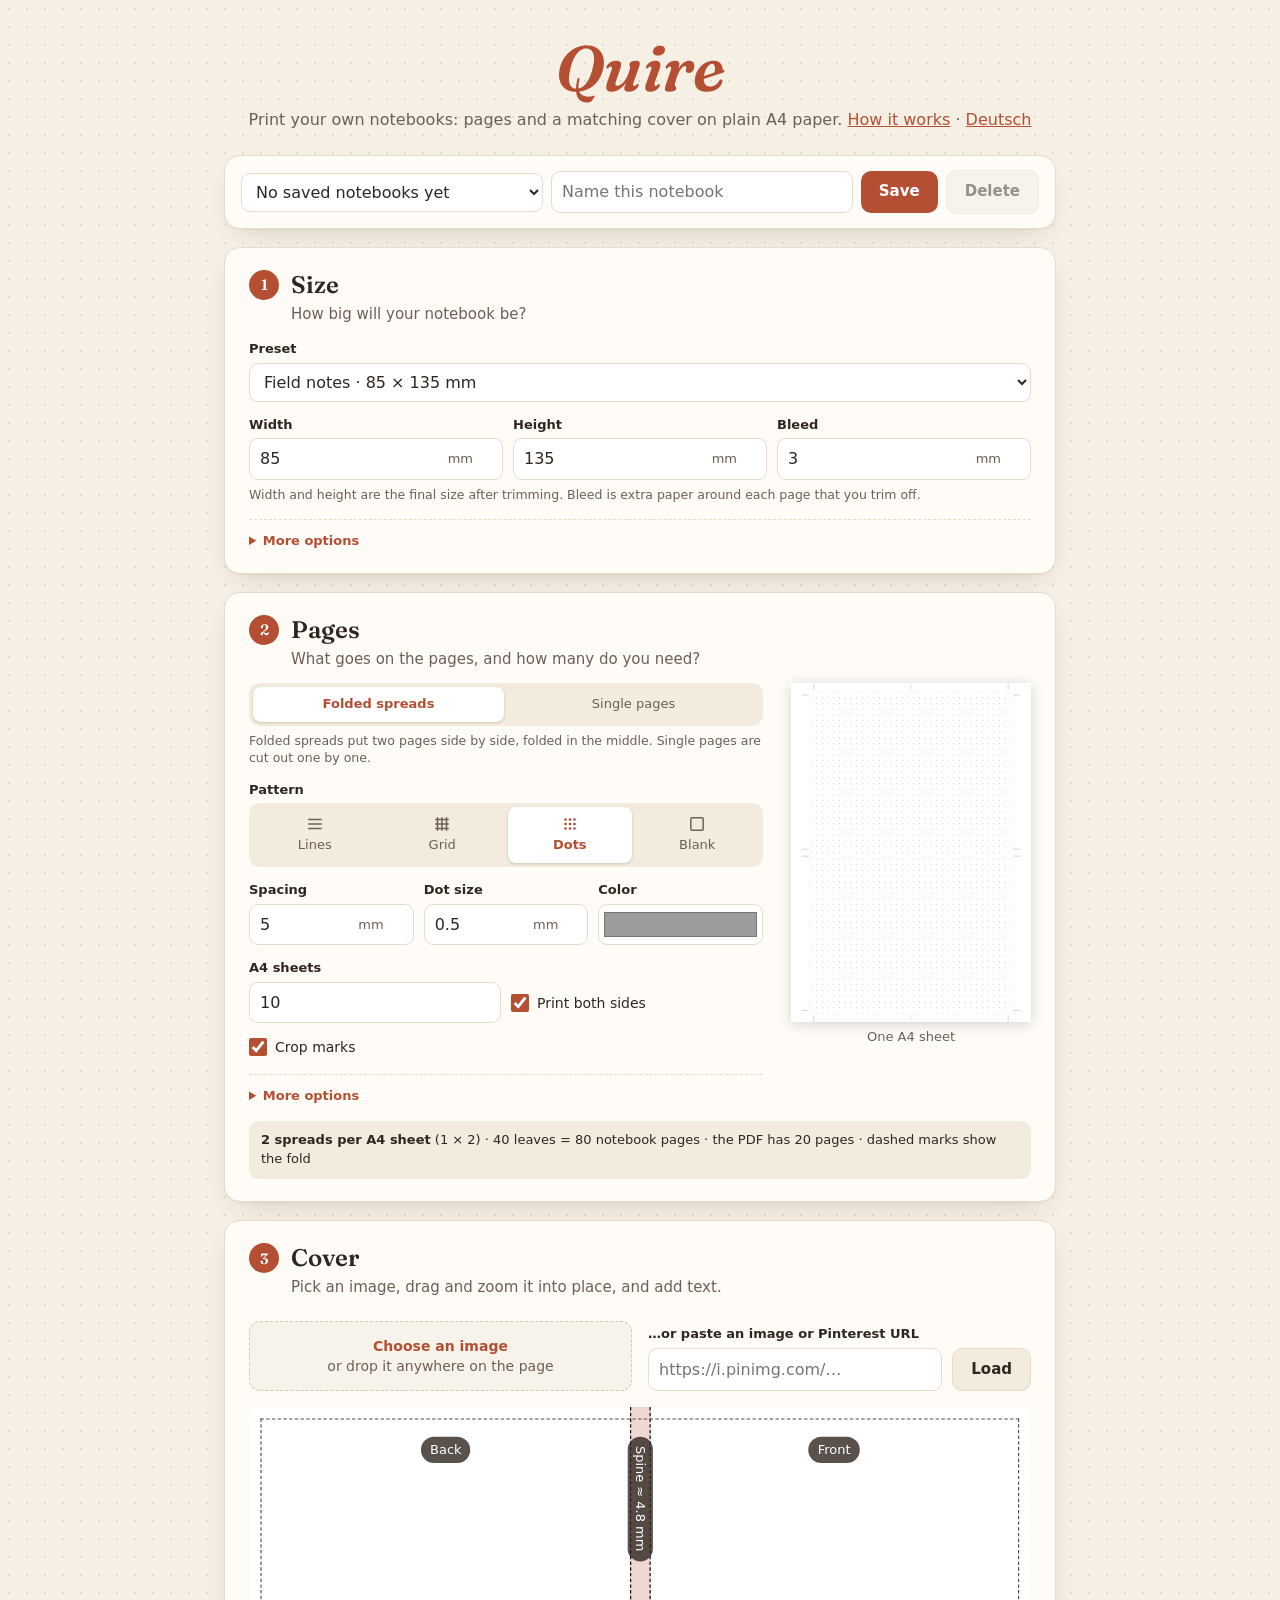
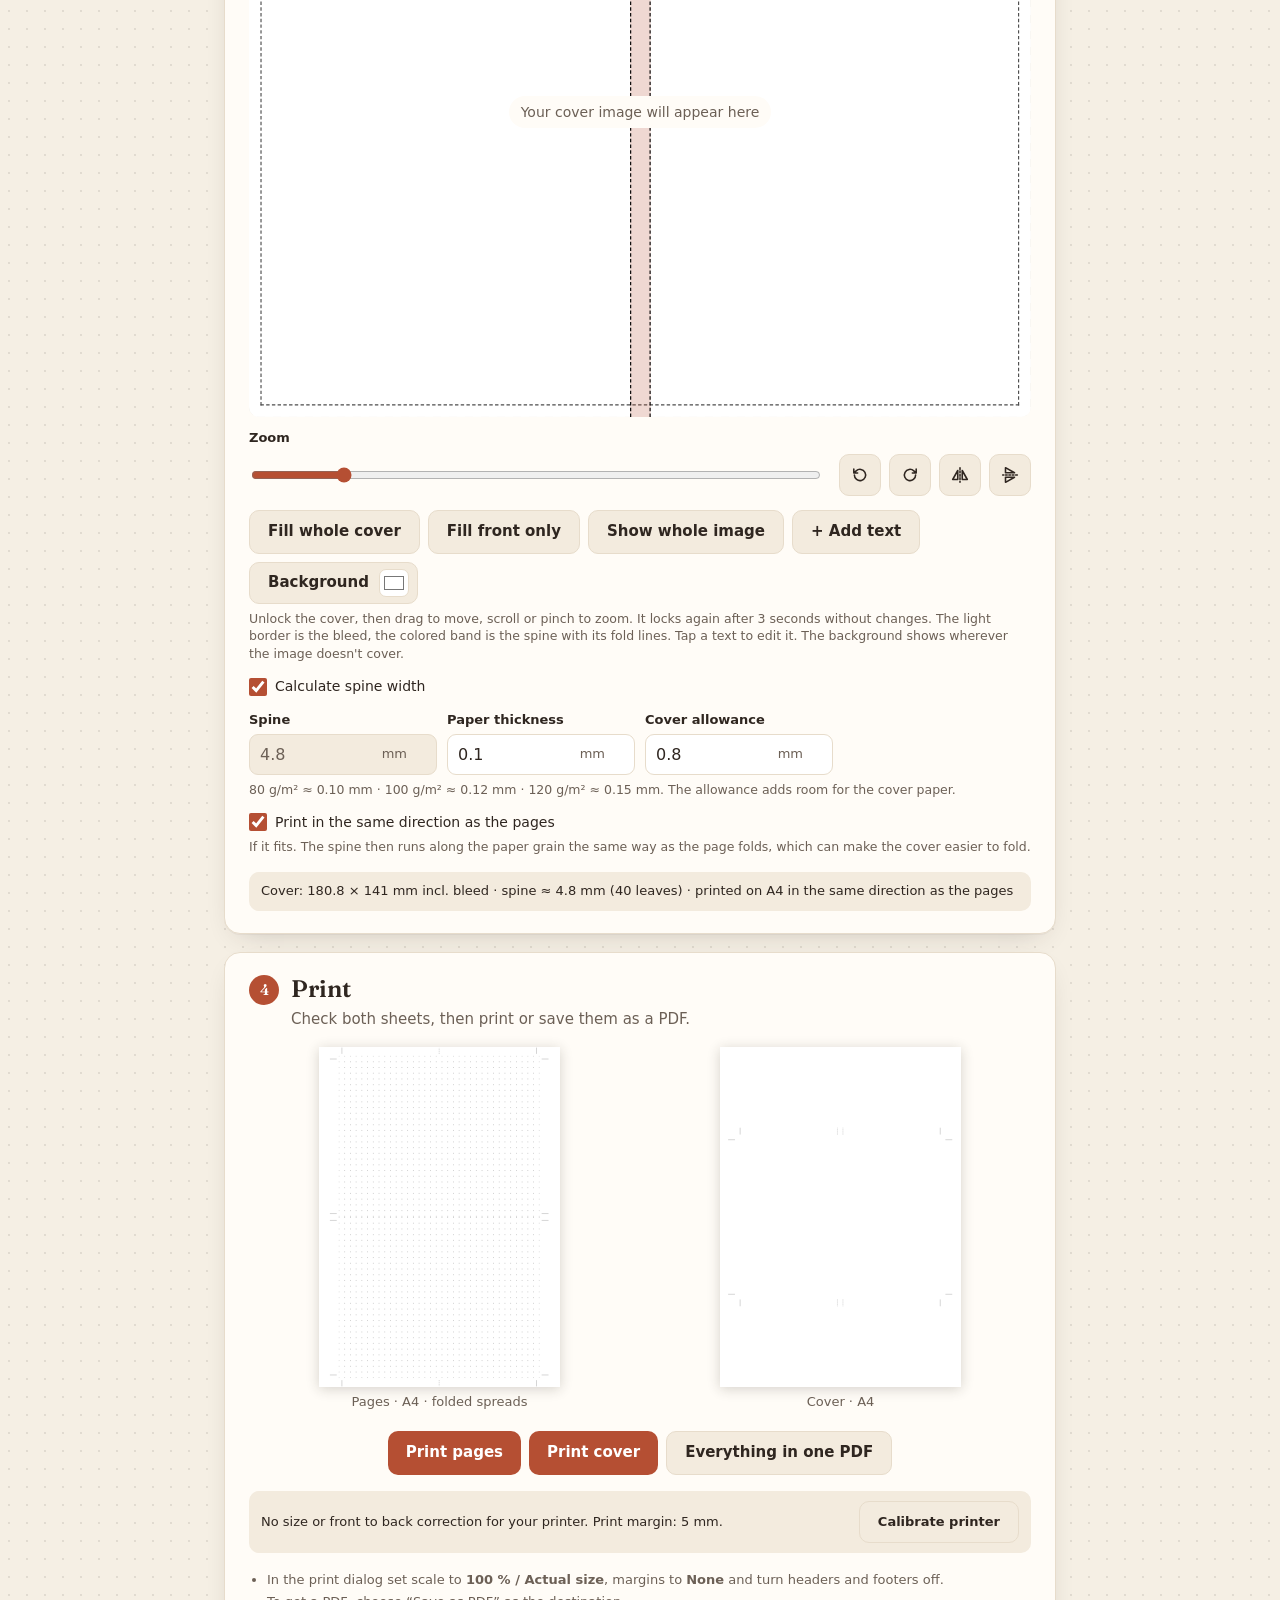
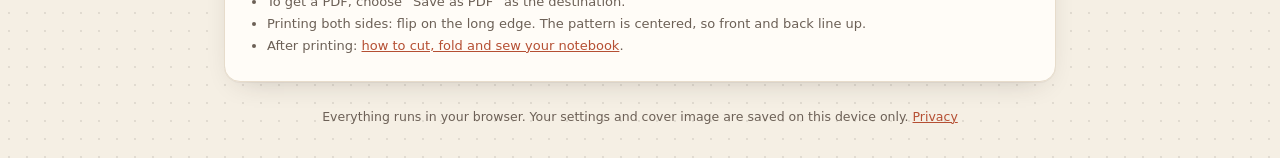
<file: index.html>
<!DOCTYPE html>
<html lang="en">
<head>
<meta charset="utf-8">
<meta name="viewport" content="width=device-width,initial-scale=1">
<title>Quire – Print your own notebooks on A4 paper</title>
<meta name="description" content="Free notebook maker in your browser: print dot grid, lined or grid pages and a matching cover with spine on plain A4 paper. No login, nothing to install.">
<link rel="canonical" href="https://quirelet.de/">
<link rel="alternate" hreflang="en" href="https://quirelet.de/">
<link rel="alternate" hreflang="de" href="https://quirelet.de/de/">
<link rel="alternate" hreflang="x-default" href="https://quirelet.de/">
<meta property="og:type" content="website">
<meta property="og:site_name" content="Quire">
<meta property="og:title" content="Quire – Print your own notebooks on A4 paper">
<meta property="og:description" content="Free notebook maker in your browser: print dot grid, lined or grid pages and a matching cover with spine on plain A4 paper. No login, nothing to install.">
<meta property="og:url" content="https://quirelet.de/">
<meta property="og:image" content="https://quirelet.de/og.png">
<meta property="og:image:width" content="1200">
<meta property="og:image:height" content="630">
<meta property="og:image:alt" content="Quire: print your own notebooks">
<meta name="twitter:card" content="summary_large_image">
<script type="application/ld+json">
{"@context": "https://schema.org", "@graph": [
  {"@type": "WebSite", "name": "Quire", "alternateName": ["Quirelet", "quirelet.de"], "url": "https://quirelet.de/"},
  {"@type": "WebApplication", "name": "Quire", "url": "https://quirelet.de/", "description": "Free notebook maker in your browser: print dot grid, lined or grid pages and a matching cover with spine on plain A4 paper. No login, nothing to install.", "image": "https://quirelet.de/og.png",
    "applicationCategory": "DesignApplication", "operatingSystem": "Any", "isAccessibleForFree": true, "offers": {"@type": "Offer", "price": "0", "priceCurrency": "EUR"}}
]}
</script>
<link rel="icon" href="logo.svg" type="image/svg+xml">
<link rel="stylesheet" href="style.css">
</head>
<body class="app">
<header class="top">
  <h1>Quire</h1>
  <p>Print your own notebooks: pages and a matching cover on plain A4 paper. <a href="how-it-works.html">How it works</a> · <a href="de/index.html" lang="de" hreflang="de">Deutsch</a></p>
</header>

<main class="steps">
  <section class="panel bar">
    <select id="cfg" aria-label="Saved notebooks"></select>
    <input type="text" id="cfgName" placeholder="Name this notebook" aria-label="Notebook name">
    <button class="btn" id="cfgSave">Save</button>
    <button class="btn sec" id="cfgDel">Delete</button>
    <div class="msg" id="cfgMsg"></div>
  </section>

  <section class="panel">
    <h2><span class="num">1</span>Size</h2>
    <p class="sub">How big will your notebook be?</p>
    <div class="field">
      <label for="preset">Preset</label>
      <select id="preset">
        <option value="105x148">A6 · 105 × 148 mm</option>
        <option value="125x176">B6 · 125 × 176 mm</option>
        <option value="90x140">Pocket · 90 × 140 mm</option>
        <option value="85x135">Field notes · 85 × 135 mm</option>
        <option value="custom">Custom size</option>
      </select>
    </div>
    <div class="row3">
      <div class="field"><label for="w">Width</label><div class="inp"><input type="number" id="w" step="1" min="20"><span>mm</span></div></div>
      <div class="field"><label for="h">Height</label><div class="inp"><input type="number" id="h" step="1" min="20"><span>mm</span></div></div>
      <div class="field"><label for="bleed">Bleed</label><div class="inp"><input type="number" id="bleed" step="0.5" min="0"><span>mm</span></div></div>
    </div>
    <p class="hint">Width and height are the final size after trimming. Bleed is extra paper around each page that you trim off.</p>
    <details class="more">
      <summary>More options</summary>
      <div class="field narrow"><label for="gap">Gap between pages</label><div class="inp"><input type="number" id="gap" step="0.5" min="0"><span>mm</span></div></div>
      <p class="hint">Space between pages on the sheet. With bleed, 0 is fine.</p>
    </details>
  </section>

  <section class="panel">
    <h2><span class="num">2</span>Pages</h2>
    <p class="sub">What goes on the pages, and how many do you need?</p>
    <div class="split">
      <div>
        <div class="seg two" id="mode">
          <button data-v="fold">Folded spreads</button><button data-v="single">Single pages</button>
        </div>
        <p class="hint">Folded spreads put two pages side by side, folded in the middle. Single pages are cut out one by one.</p>
        <label class="lbl">Pattern</label>
        <div class="seg" id="pattern">
          <button data-v="lines"><svg viewBox="0 0 16 16"><path d="M2 4h12M2 8h12M2 12h12"/></svg>Lines</button>
          <button data-v="grid"><svg viewBox="0 0 16 16"><path d="M2 4h12M2 8h12M2 12h12M4 2v12M8 2v12M12 2v12"/></svg>Grid</button>
          <button data-v="dots"><svg viewBox="0 0 16 16"><path d="M4 4h.01M8 4h.01M12 4h.01M4 8h.01M8 8h.01M12 8h.01M4 12h.01M8 12h.01M12 12h.01" stroke-width="2.4" stroke-linecap="round"/></svg>Dots</button>
          <button data-v="blank"><svg viewBox="0 0 16 16"><rect x="2.5" y="2.5" width="11" height="11" rx="1"/></svg>Blank</button>
        </div>
        <div class="row3">
          <div class="field" id="f-spacing"><label for="spacing">Spacing</label><div class="inp"><input type="number" id="spacing" step="0.5" min="2"><span>mm</span></div></div>
          <div class="field" id="f-lw"><label for="lw">Line width</label><div class="inp"><input type="number" id="lw" step="0.05" min="0.05"><span>mm</span></div></div>
          <div class="field" id="f-dot"><label for="dot">Dot size</label><div class="inp"><input type="number" id="dot" step="0.1" min="0.2"><span>mm</span></div></div>
          <div class="field"><label for="color">Color</label><input type="color" id="color"></div>
        </div>
        <div class="row">
          <div class="field"><label for="sheets">A4 sheets</label><input type="number" id="sheets" step="1" min="1"></div>
          <label class="chk end"><input type="checkbox" id="duplex"> Print both sides</label>
        </div>
        <label class="chk"><input type="checkbox" id="marks"> Crop marks</label>
        <details class="more">
          <summary>More options</summary>
          <div class="field narrow"><label for="rand">Inner margin</label><div class="inp"><input type="number" id="rand" step="1" min="0"><span>mm</span></div></div>
          <p class="hint">A blank border inside each page. With 0 the pattern runs into the bleed.</p>
        </details>
      </div>
      <div class="pv"><div class="pvbox" id="pvPage"></div><span>One A4 sheet</span></div>
    </div>
    <div class="summary" id="innerInfo"></div>
  </section>

  <section class="panel">
    <h2><span class="num">3</span>Cover</h2>
    <p class="sub">Pick an image, drag and zoom it into place, and add text.</p>
    <div class="row src">
      <label class="drop"><input type="file" id="file" accept="image/*"><b>Choose an image</b><br>or drop it anywhere on the page</label>
      <div class="field">
        <label for="url">…or paste an image or Pinterest URL</label>
        <div class="row url"><input type="text" id="url" placeholder="https://i.pinimg.com/…"><button class="btn sec" id="loadUrl">Load</button></div>
        <div class="msg" id="msg"></div>
      </div>
    </div>
    <div class="stagebox" id="stagebox">
      <div class="stage empty" id="stage"></div>
      <button class="lock" id="lock"><svg viewBox="0 0 16 16"><path d="M5 8V5a3 3 0 0 1 6 0v3"/><rect x="3" y="7.5" width="10" height="7" rx="1.8"/></svg><span>Unlock</span></button>
    </div>
    <div id="imgTools">
      <div class="tools">
        <label class="lbl" for="zoom">Zoom</label>
        <input type="range" id="zoom" min="10" max="600" step="1">
        <div class="icons">
          <button class="btn sec" id="rotL" title="Rotate left" aria-label="Rotate left"><svg viewBox="0 0 16 16"><path d="M3 8a5 5 0 1 0 1.6-3.7L2.5 6.2M2.5 2.8v3.4h3.4"/></svg></button>
          <button class="btn sec" id="rotR" title="Rotate right" aria-label="Rotate right"><svg viewBox="0 0 16 16"><g transform="matrix(-1 0 0 1 16 0)"><path d="M3 8a5 5 0 1 0 1.6-3.7L2.5 6.2M2.5 2.8v3.4h3.4"/></g></svg></button>
          <button class="btn sec" id="flipH" title="Mirror horizontally" aria-label="Mirror horizontally"><svg viewBox="0 0 16 16"><path d="M6 4v8H1.5zM10 4v8h4.5z"/><path d="M8 1.5v13" stroke-dasharray="1.5 1.5"/></svg></button>
          <button class="btn sec" id="flipV" title="Mirror vertically" aria-label="Mirror vertically"><svg viewBox="0 0 16 16"><g transform="rotate(90 8 8)"><path d="M6 4v8H1.5zM10 4v8h4.5z"/><path d="M8 1.5v13" stroke-dasharray="1.5 1.5"/></g></svg></button>
        </div>
      </div>
      <div class="btns">
        <button class="btn sec" id="fitAll">Fill whole cover</button>
        <button class="btn sec" id="fitFront">Fill front only</button>
        <button class="btn sec" id="fitContain">Show whole image</button>
        <button class="btn sec" id="addText">+ Add text</button>
        <label class="btn sec swatch">Background <input type="color" id="coverBg"></label>
      </div>
      <p class="hint">Unlock the cover, then drag to move, scroll or pinch to zoom. It locks again after 3 seconds without changes. The light border is the bleed, the colored band is the spine with its fold lines. Tap a text to edit it. The background shows wherever the image doesn't cover.</p>
    </div>
    <div class="txt" id="txtTools" hidden>
      <textarea id="tText" rows="2" aria-label="Text"></textarea>
      <div class="r">
        <select id="tFont" aria-label="Font"></select>
        <div class="inp"><input type="number" id="tSize" step="1" min="4" aria-label="Font size"><span>pt</span></div>
        <label class="btn sec swatch">Color <input type="color" id="tColor"></label>
        <div class="seg" id="tStyle">
          <button data-v="bold" title="Bold" aria-label="Bold"><b>B</b></button>
          <button data-v="italic" title="Italic" aria-label="Italic"><i>I</i></button>
          <button data-v="underline" title="Underline" aria-label="Underline"><u>U</u></button>
        </div>
      </div>
      <div class="r">
        <div class="seg" id="tAlign">
          <button data-v="left" title="Align left" aria-label="Align left"><svg viewBox="0 0 16 16"><path d="M2 4h12M2 8h7M2 12h10"/></svg></button>
          <button data-v="center" title="Align center" aria-label="Align center"><svg viewBox="0 0 16 16"><path d="M2 4h12M4.5 8h7M3 12h10"/></svg></button>
          <button data-v="right" title="Align right" aria-label="Align right"><svg viewBox="0 0 16 16"><path d="M2 4h12M7 8h7M4 12h10"/></svg></button>
        </div>
        <div class="seg">
          <button id="tCenterX" title="Center across" aria-label="Center across"><svg viewBox="0 0 16 16"><path d="M8 1.5v4M8 10.5v4"/><rect x="3" y="5.5" width="10" height="5" rx="1"/></svg></button>
          <button id="tCenterY" title="Center down" aria-label="Center down"><svg viewBox="0 0 16 16"><path d="M1 8h2.5M12.5 8H15"/><rect x="3.5" y="4" width="9" height="8" rx="1"/></svg></button>
          <button id="tTurn" title="Rotate" aria-label="Rotate"><svg viewBox="0 0 16 16"><g transform="matrix(-1 0 0 1 16 0)"><path d="M3 8a5 5 0 1 0 1.6-3.7L2.5 6.2M2.5 2.8v3.4h3.4"/></g></svg></button>
        </div>
        <button class="btn sec" id="tDel">Delete</button>
        <button class="btn" id="tDone">Done</button>
      </div>
      <p class="hint">Drag the text to move it. It snaps to the middle of the front, back and spine. Center across and down use the part the text is on.</p>
    </div>
    <label class="chk"><input type="checkbox" id="spineAuto"> Calculate spine width</label>
    <div class="row4">
      <div class="field"><label for="spine">Spine</label><div class="inp"><input type="number" id="spine" step="0.5" min="0"><span>mm</span></div></div>
      <div class="field" id="f-paperTh"><label for="paperTh">Paper thickness</label><div class="inp"><input type="number" id="paperTh" step="0.01" min="0"><span>mm</span></div></div>
      <div class="field" id="f-coverTh"><label for="coverTh">Cover allowance</label><div class="inp"><input type="number" id="coverTh" step="0.1" min="0"><span>mm</span></div></div>
    </div>
    <p class="hint" id="spineHint">80 g/m² ≈ 0.10 mm · 100 g/m² ≈ 0.12 mm · 120 g/m² ≈ 0.15 mm. The allowance adds room for the cover paper.</p>
    <label class="chk"><input type="checkbox" id="coverDir"> Print in the same direction as the pages</label>
    <p class="hint">If it fits. The spine then runs along the paper grain the same way as the page folds, which can make the cover easier to fold.</p>
    <div class="summary" id="coverInfo"></div>
  </section>

  <section class="panel">
    <h2><span class="num">4</span>Print</h2>
    <p class="sub">Check both sheets, then print or save them as a PDF.</p>
    <div class="previews">
      <div class="pv"><div class="pvbox" id="pvInner"></div><span id="pvInnerLab"></span></div>
      <div class="pv"><div class="pvbox" id="pvCover"></div><span>Cover · A4</span></div>
    </div>
    <div class="btns center">
      <button class="btn" id="printInner">Print pages</button>
      <button class="btn" id="printCover">Print cover</button>
      <button class="btn sec" id="printAll">Everything in one PDF</button>
    </div>
    <div class="summary calbar"><span id="calInfo"></span><button class="btn sec" id="calOpen">Calibrate printer</button></div>
    <ul class="tips">
      <li>In the print dialog set scale to <b>100 % / Actual size</b>, margins to <b>None</b> and turn headers and footers off.</li>
      <li>To get a PDF, choose “Save as PDF” as the destination.</li>
      <li>Printing both sides: flip on the long edge. The pattern is centered, so front and back line up.</li>
      <li>After printing: <a href="how-it-works.html">how to cut, fold and sew your notebook</a>.</li>
    </ul>
  </section>
</main>

<footer class="foot">Everything runs in your browser. Your settings and cover image are saved on this device only. <a href="privacy.html">Privacy</a></footer>

<dialog class="panel cal" id="cal" closedby="any" aria-labelledby="calTitle">
  <form class="top-x" method="dialog"><button class="x" aria-label="Close">×</button></form>
  <h2 id="calTitle">Calibrate your printer</h2>
  <p>Printers are often slightly off: lines come out a bit too long, the edges stay blank, or the back doesn't line up with the front. Print one test sheet, read five numbers from it and Quire corrects your prints. You only need to do this once per printer. The values are saved on this device and apply to all notebooks.</p>
  <button class="btn" id="printTest">Print test sheet</button>
  <p class="hint">Print it like your notebooks: plain A4, scale <b>100 % / Actual size</b>, margins <b>None</b>, no headers and footers, both sides, flipped on the long edge. Not “Fit to page” and not borderless. The arrows on front and back must point the same way. The numbers below match the ones on the sheet.</p>

  <div class="step">
    <h3><span class="num">1</span>Size</h3>
    <div class="art wide" id="art1" aria-hidden="true"></div>
    <p>Measure the long horizontal and the long vertical line with a ruler, from the middle of one end tick to the middle of the other. Using the same edge of both ticks is easiest: left edge to left edge, top edge to top edge. Both lines should be 160 mm. Enter what you measure, as exactly as you can.</p>
    <div class="row">
      <div class="field"><label for="calW">Width line</label><div class="inp"><input type="number" id="calW" step="0.1" min="0"><span>mm</span></div></div>
      <div class="field"><label for="calH">Height line</label><div class="inp"><input type="number" id="calH" step="0.1" min="0"><span>mm</span></div></div>
    </div>
    <p class="hint warn" id="calWarn" hidden>A value that is more than 1.5 % off isn't corrected. The print dialog probably scaled the sheet: print it again at 100 %.</p>
  </div>

  <div class="step">
    <h3><span class="num">2</span>Edges</h3>
    <div class="art wide" id="art2" aria-hidden="true"></div>
    <p>Each edge has a row of numbered lines, and the ones your printer can't reach are missing. On all four edges of both pages, find the smallest number whose line is printed. Enter the largest of these eight numbers. In the picture, that edge reads 3.5.</p>
    <div class="field narrow"><label for="margin">Print margin</label><div class="inp"><input type="number" id="margin" step="0.5" min="0"><span>mm</span></div></div>
    <p class="hint">Use the printed number, not the distance to the paper edge. If the two differ, the paper isn't where the printer expects it. On double-sided prints that pushes front and back apart, which step 3 corrects, but it costs usable space. If it's more than about 2 mm, first check the paper guides and that the paper size is set to A4, then print the sheet again.</p>
  </div>

  <div class="step">
    <h3><span class="num">3</span>Front and back</h3>
    <div class="art" id="art3" aria-hidden="true"></div>
    <p>Hold the sheet against the light with the front facing you. The red lines from the back show through. Read where they cross the two scales in the middle of the sheet, including the sign. The picture reads +1.5 across and −1 down. Quire moves front and back by half of it each, so they meet.</p>
    <div class="row">
      <div class="field"><label for="backX">Across (top scale)</label><div class="inp"><input type="number" id="backX" step="0.5"><span>mm</span></div></div>
      <div class="field"><label for="backY">Down (left scale)</label><div class="inp"><input type="number" id="backY" step="0.5"><span>mm</span></div></div>
    </div>
    <p class="hint">If the two skew checks show clearly different values, the paper goes in crooked, which Quire can't correct. The offset also varies a little from sheet to sheet, so it helps to print a few and enter the average.</p>
  </div>

  <div class="step">
    <h3>Check the result</h3>
    <p>Print the sheet again, now with your correction. The lines should be 160 mm and the red lines should cross at 0. Don't enter values from this sheet: only the uncorrected one counts.</p>
    <div class="btns"><button class="btn sec" id="printCheck">Print with correction</button><form method="dialog"><button class="btn">Done</button></form></div>
  </div>
</dialog>

<div id="print"></div>
<script src="state.js"></script>
<script src="calibration.js"></script>
<script src="sheets.js"></script>
<script src="text.js"></script>
<script src="app.js"></script>
</body>
</html>
</file>
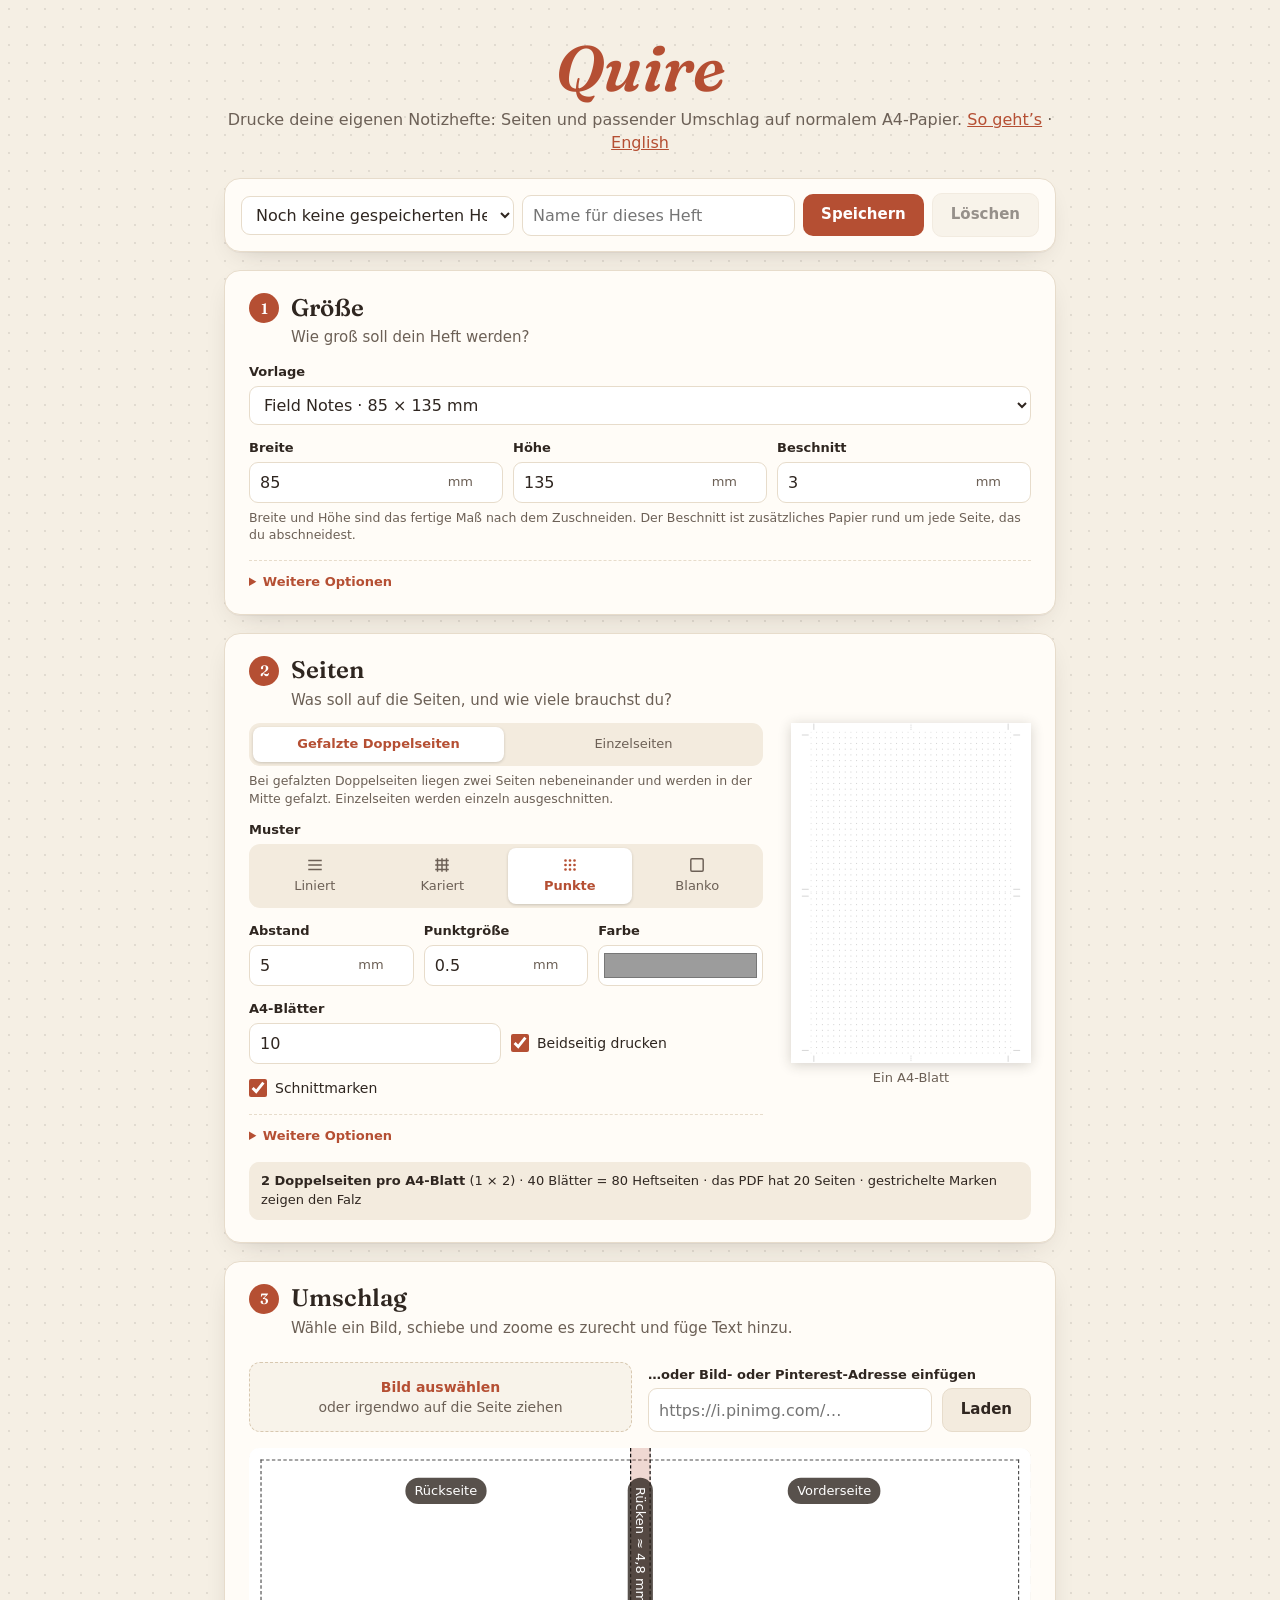
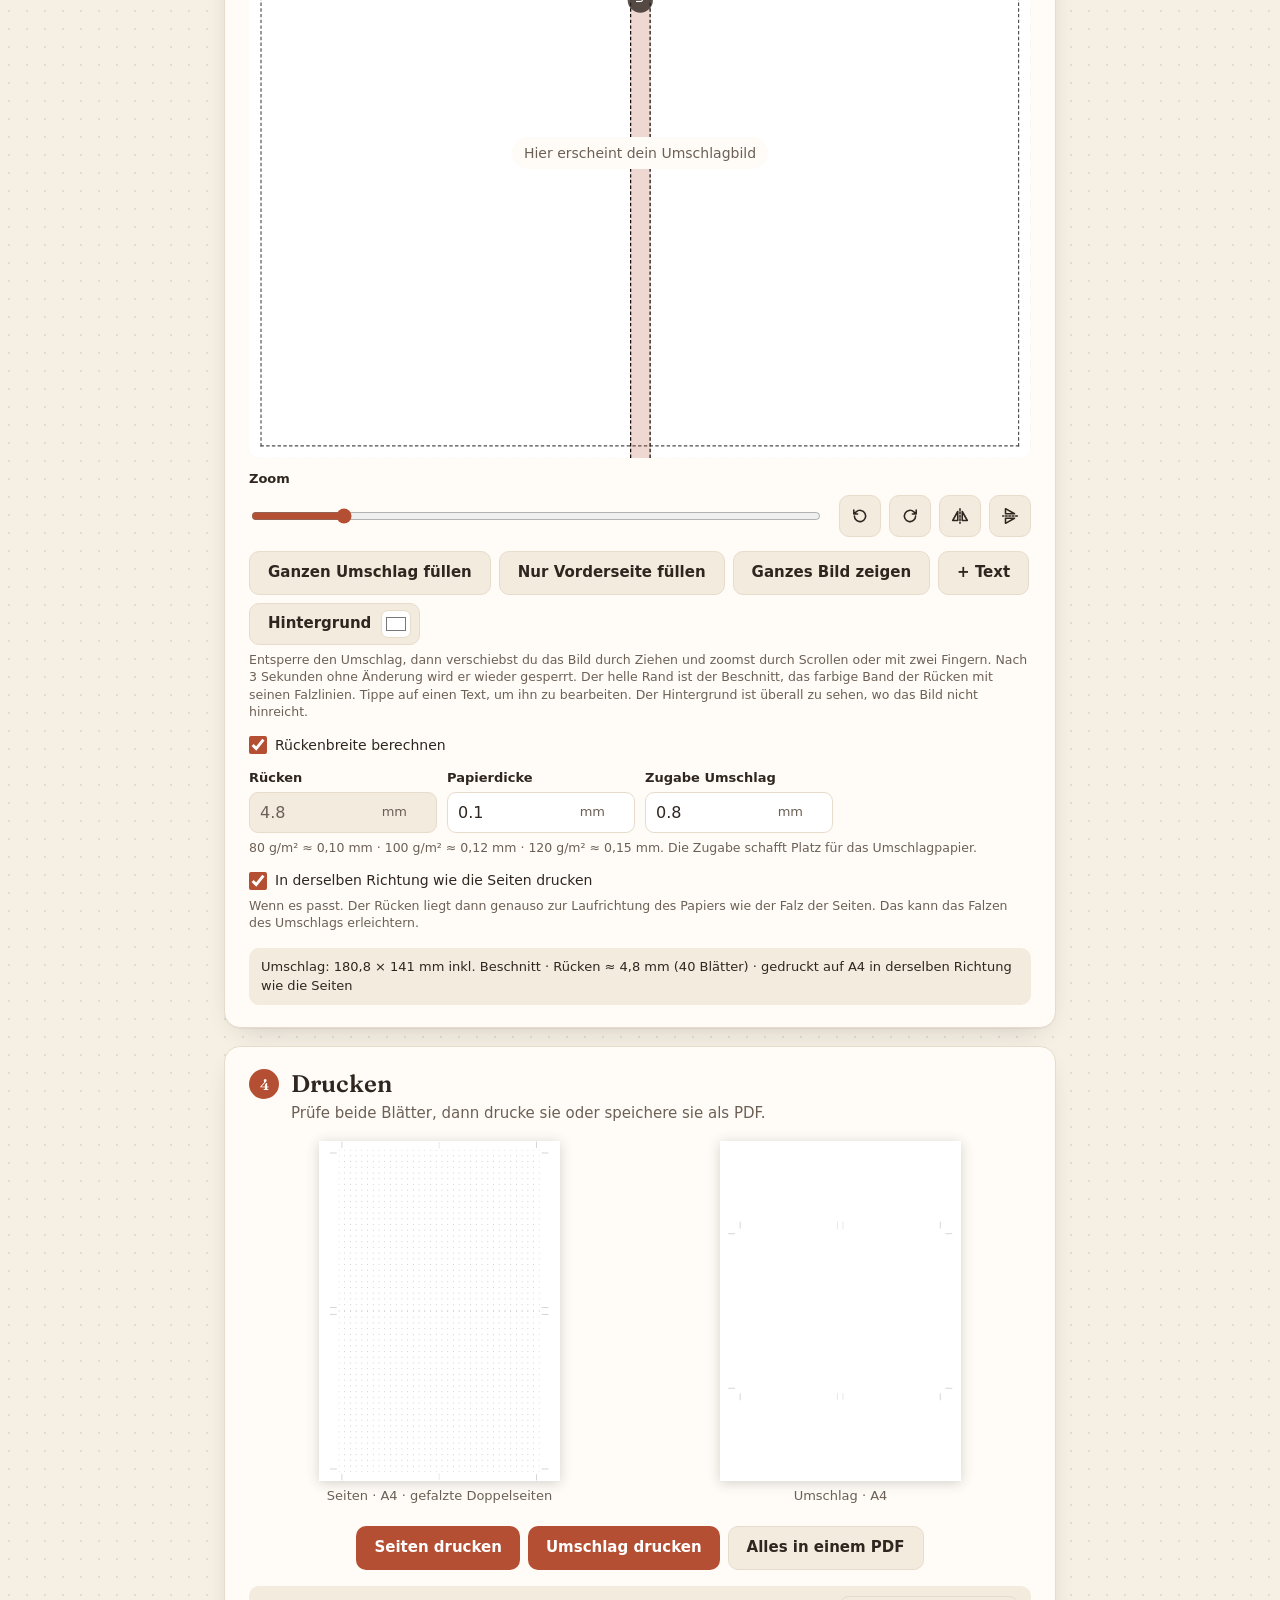
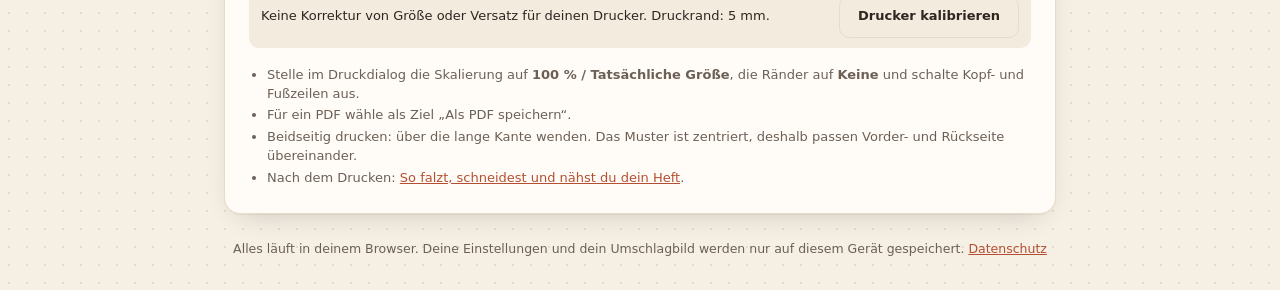
<file: de/index.html>
<!DOCTYPE html>
<html lang="de">
<head>
<meta charset="utf-8">
<meta name="viewport" content="width=device-width,initial-scale=1">
<title>Quire – Eigene Notizhefte drucken auf A4-Papier</title>
<meta name="description" content="Kostenlos im Browser: Drucke gepunktete, linierte oder karierte Notizhefte und einen passenden Umschlag mit Rücken auf normales A4-Papier. Ohne Anmeldung und Installation.">
<link rel="canonical" href="https://quirelet.de/de/">
<link rel="alternate" hreflang="en" href="https://quirelet.de/">
<link rel="alternate" hreflang="de" href="https://quirelet.de/de/">
<link rel="alternate" hreflang="x-default" href="https://quirelet.de/">
<meta property="og:type" content="website">
<meta property="og:site_name" content="Quire">
<meta property="og:title" content="Quire – Eigene Notizhefte drucken auf A4-Papier">
<meta property="og:description" content="Kostenlos im Browser: Drucke gepunktete, linierte oder karierte Notizhefte und einen passenden Umschlag mit Rücken auf normales A4-Papier. Ohne Anmeldung und Installation.">
<meta property="og:url" content="https://quirelet.de/de/">
<meta property="og:locale" content="de_DE">
<meta property="og:image" content="https://quirelet.de/og.png">
<meta property="og:image:width" content="1200">
<meta property="og:image:height" content="630">
<meta property="og:image:alt" content="Quire: Drucke deine eigenen Notizhefte">
<meta name="twitter:card" content="summary_large_image">
<script type="application/ld+json">
{"@context": "https://schema.org", "@type": "WebApplication", "name": "Quire", "inLanguage": "de", "url": "https://quirelet.de/de/", "description": "Kostenlos im Browser: Drucke gepunktete, linierte oder karierte Notizhefte und einen passenden Umschlag mit Rücken auf normales A4-Papier. Ohne Anmeldung und Installation.", "image": "https://quirelet.de/og.png",
  "applicationCategory": "DesignApplication", "operatingSystem": "Any", "isAccessibleForFree": true, "offers": {"@type": "Offer", "price": "0", "priceCurrency": "EUR"}}
</script>
<link rel="icon" href="../logo.svg" type="image/svg+xml">
<link rel="stylesheet" href="../style.css">
</head>
<body class="app">
<header class="top">
  <h1>Quire</h1>
  <p>Drucke deine eigenen Notizhefte: Seiten und passender Umschlag auf normalem A4-Papier. <a href="how-it-works.html">So geht’s</a> · <a href="../index.html" lang="en" hreflang="en">English</a></p>
</header>

<main class="steps">
  <section class="panel bar">
    <select id="cfg" aria-label="Gespeicherte Hefte"></select>
    <input type="text" id="cfgName" placeholder="Name für dieses Heft" aria-label="Name des Hefts">
    <button class="btn" id="cfgSave">Speichern</button>
    <button class="btn sec" id="cfgDel">Löschen</button>
    <div class="msg" id="cfgMsg"></div>
  </section>

  <section class="panel">
    <h2><span class="num">1</span>Größe</h2>
    <p class="sub">Wie groß soll dein Heft werden?</p>
    <div class="field">
      <label for="preset">Vorlage</label>
      <select id="preset">
        <option value="105x148">A6 · 105 × 148 mm</option>
        <option value="125x176">B6 · 125 × 176 mm</option>
        <option value="90x140">Pocket · 90 × 140 mm</option>
        <option value="85x135">Field Notes · 85 × 135 mm</option>
        <option value="custom">Eigene Größe</option>
      </select>
    </div>
    <div class="row3">
      <div class="field"><label for="w">Breite</label><div class="inp"><input type="number" id="w" step="1" min="20"><span>mm</span></div></div>
      <div class="field"><label for="h">Höhe</label><div class="inp"><input type="number" id="h" step="1" min="20"><span>mm</span></div></div>
      <div class="field"><label for="bleed">Beschnitt</label><div class="inp"><input type="number" id="bleed" step="0.5" min="0"><span>mm</span></div></div>
    </div>
    <p class="hint">Breite und Höhe sind das fertige Maß nach dem Zuschneiden. Der Beschnitt ist zusätzliches Papier rund um jede Seite, das du abschneidest.</p>
    <details class="more">
      <summary>Weitere Optionen</summary>
      <div class="field narrow"><label for="gap">Abstand zwischen Seiten</label><div class="inp"><input type="number" id="gap" step="0.5" min="0"><span>mm</span></div></div>
      <p class="hint">Platz zwischen den Seiten auf dem Blatt. Mit Beschnitt reicht 0.</p>
    </details>
  </section>

  <section class="panel">
    <h2><span class="num">2</span>Seiten</h2>
    <p class="sub">Was soll auf die Seiten, und wie viele brauchst du?</p>
    <div class="split">
      <div>
        <div class="seg two" id="mode">
          <button data-v="fold">Gefalzte Doppelseiten</button><button data-v="single">Einzelseiten</button>
        </div>
        <p class="hint">Bei gefalzten Doppelseiten liegen zwei Seiten nebeneinander und werden in der Mitte gefalzt. Einzelseiten werden einzeln ausgeschnitten.</p>
        <label class="lbl">Muster</label>
        <div class="seg" id="pattern">
          <button data-v="lines"><svg viewBox="0 0 16 16"><path d="M2 4h12M2 8h12M2 12h12"/></svg>Liniert</button>
          <button data-v="grid"><svg viewBox="0 0 16 16"><path d="M2 4h12M2 8h12M2 12h12M4 2v12M8 2v12M12 2v12"/></svg>Kariert</button>
          <button data-v="dots"><svg viewBox="0 0 16 16"><path d="M4 4h.01M8 4h.01M12 4h.01M4 8h.01M8 8h.01M12 8h.01M4 12h.01M8 12h.01M12 12h.01" stroke-width="2.4" stroke-linecap="round"/></svg>Punkte</button>
          <button data-v="blank"><svg viewBox="0 0 16 16"><rect x="2.5" y="2.5" width="11" height="11" rx="1"/></svg>Blanko</button>
        </div>
        <div class="row3">
          <div class="field" id="f-spacing"><label for="spacing">Abstand</label><div class="inp"><input type="number" id="spacing" step="0.5" min="2"><span>mm</span></div></div>
          <div class="field" id="f-lw"><label for="lw">Linienstärke</label><div class="inp"><input type="number" id="lw" step="0.05" min="0.05"><span>mm</span></div></div>
          <div class="field" id="f-dot"><label for="dot">Punktgröße</label><div class="inp"><input type="number" id="dot" step="0.1" min="0.2"><span>mm</span></div></div>
          <div class="field"><label for="color">Farbe</label><input type="color" id="color"></div>
        </div>
        <div class="row">
          <div class="field"><label for="sheets">A4-Blätter</label><input type="number" id="sheets" step="1" min="1"></div>
          <label class="chk end"><input type="checkbox" id="duplex"> Beidseitig drucken</label>
        </div>
        <label class="chk"><input type="checkbox" id="marks"> Schnittmarken</label>
        <details class="more">
          <summary>Weitere Optionen</summary>
          <div class="field narrow"><label for="rand">Innenrand</label><div class="inp"><input type="number" id="rand" step="1" min="0"><span>mm</span></div></div>
          <p class="hint">Ein leerer Rand auf jeder Seite. Mit 0 läuft das Muster bis in den Beschnitt.</p>
        </details>
      </div>
      <div class="pv"><div class="pvbox" id="pvPage"></div><span>Ein A4-Blatt</span></div>
    </div>
    <div class="summary" id="innerInfo"></div>
  </section>

  <section class="panel">
    <h2><span class="num">3</span>Umschlag</h2>
    <p class="sub">Wähle ein Bild, schiebe und zoome es zurecht und füge Text hinzu.</p>
    <div class="row src">
      <label class="drop"><input type="file" id="file" accept="image/*"><b>Bild auswählen</b><br>oder irgendwo auf die Seite ziehen</label>
      <div class="field">
        <label for="url">…oder Bild- oder Pinterest-Adresse einfügen</label>
        <div class="row url"><input type="text" id="url" placeholder="https://i.pinimg.com/…"><button class="btn sec" id="loadUrl">Laden</button></div>
        <div class="msg" id="msg"></div>
      </div>
    </div>
    <div class="stagebox" id="stagebox">
      <div class="stage empty" id="stage"></div>
      <button class="lock" id="lock"><svg viewBox="0 0 16 16"><path d="M5 8V5a3 3 0 0 1 6 0v3"/><rect x="3" y="7.5" width="10" height="7" rx="1.8"/></svg><span>Entsperren</span></button>
    </div>
    <div id="imgTools">
      <div class="tools">
        <label class="lbl" for="zoom">Zoom</label>
        <input type="range" id="zoom" min="10" max="600" step="1">
        <div class="icons">
          <button class="btn sec" id="rotL" title="Nach links drehen" aria-label="Nach links drehen"><svg viewBox="0 0 16 16"><path d="M3 8a5 5 0 1 0 1.6-3.7L2.5 6.2M2.5 2.8v3.4h3.4"/></svg></button>
          <button class="btn sec" id="rotR" title="Nach rechts drehen" aria-label="Nach rechts drehen"><svg viewBox="0 0 16 16"><g transform="matrix(-1 0 0 1 16 0)"><path d="M3 8a5 5 0 1 0 1.6-3.7L2.5 6.2M2.5 2.8v3.4h3.4"/></g></svg></button>
          <button class="btn sec" id="flipH" title="Horizontal spiegeln" aria-label="Horizontal spiegeln"><svg viewBox="0 0 16 16"><path d="M6 4v8H1.5zM10 4v8h4.5z"/><path d="M8 1.5v13" stroke-dasharray="1.5 1.5"/></svg></button>
          <button class="btn sec" id="flipV" title="Vertikal spiegeln" aria-label="Vertikal spiegeln"><svg viewBox="0 0 16 16"><g transform="rotate(90 8 8)"><path d="M6 4v8H1.5zM10 4v8h4.5z"/><path d="M8 1.5v13" stroke-dasharray="1.5 1.5"/></g></svg></button>
        </div>
      </div>
      <div class="btns">
        <button class="btn sec" id="fitAll">Ganzen Umschlag füllen</button>
        <button class="btn sec" id="fitFront">Nur Vorderseite füllen</button>
        <button class="btn sec" id="fitContain">Ganzes Bild zeigen</button>
        <button class="btn sec" id="addText">+ Text</button>
        <label class="btn sec swatch">Hintergrund <input type="color" id="coverBg"></label>
      </div>
      <p class="hint">Entsperre den Umschlag, dann verschiebst du das Bild durch Ziehen und zoomst durch Scrollen oder mit zwei Fingern. Nach 3 Sekunden ohne Änderung wird er wieder gesperrt. Der helle Rand ist der Beschnitt, das farbige Band der Rücken mit seinen Falzlinien. Tippe auf einen Text, um ihn zu bearbeiten. Der Hintergrund ist überall zu sehen, wo das Bild nicht hinreicht.</p>
    </div>
    <div class="txt" id="txtTools" hidden>
      <textarea id="tText" rows="2" aria-label="Text"></textarea>
      <div class="r">
        <select id="tFont" aria-label="Schriftart"></select>
        <div class="inp"><input type="number" id="tSize" step="1" min="4" aria-label="Schriftgröße"><span>pt</span></div>
        <label class="btn sec swatch">Farbe <input type="color" id="tColor"></label>
        <div class="seg" id="tStyle">
          <button data-v="bold" title="Fett" aria-label="Fett"><b>B</b></button>
          <button data-v="italic" title="Kursiv" aria-label="Kursiv"><i>I</i></button>
          <button data-v="underline" title="Unterstrichen" aria-label="Unterstrichen"><u>U</u></button>
        </div>
      </div>
      <div class="r">
        <div class="seg" id="tAlign">
          <button data-v="left" title="Linksbündig" aria-label="Linksbündig"><svg viewBox="0 0 16 16"><path d="M2 4h12M2 8h7M2 12h10"/></svg></button>
          <button data-v="center" title="Zentriert" aria-label="Zentriert"><svg viewBox="0 0 16 16"><path d="M2 4h12M4.5 8h7M3 12h10"/></svg></button>
          <button data-v="right" title="Rechtsbündig" aria-label="Rechtsbündig"><svg viewBox="0 0 16 16"><path d="M2 4h12M7 8h7M4 12h10"/></svg></button>
        </div>
        <div class="seg">
          <button id="tCenterX" title="Waagerecht mittig" aria-label="Waagerecht mittig"><svg viewBox="0 0 16 16"><path d="M8 1.5v4M8 10.5v4"/><rect x="3" y="5.5" width="10" height="5" rx="1"/></svg></button>
          <button id="tCenterY" title="Senkrecht mittig" aria-label="Senkrecht mittig"><svg viewBox="0 0 16 16"><path d="M1 8h2.5M12.5 8H15"/><rect x="3.5" y="4" width="9" height="8" rx="1"/></svg></button>
          <button id="tTurn" title="Drehen" aria-label="Drehen"><svg viewBox="0 0 16 16"><g transform="matrix(-1 0 0 1 16 0)"><path d="M3 8a5 5 0 1 0 1.6-3.7L2.5 6.2M2.5 2.8v3.4h3.4"/></g></svg></button>
        </div>
        <button class="btn sec" id="tDel">Löschen</button>
        <button class="btn" id="tDone">Fertig</button>
      </div>
      <p class="hint">Ziehe den Text, um ihn zu verschieben. Er rastet in der Mitte von Vorderseite, Rückseite und Rücken ein. Die Knöpfe zum Zentrieren beziehen sich auf den Teil, auf dem der Text liegt.</p>
    </div>
    <label class="chk"><input type="checkbox" id="spineAuto"> Rückenbreite berechnen</label>
    <div class="row4">
      <div class="field"><label for="spine">Rücken</label><div class="inp"><input type="number" id="spine" step="0.5" min="0"><span>mm</span></div></div>
      <div class="field" id="f-paperTh"><label for="paperTh">Papierdicke</label><div class="inp"><input type="number" id="paperTh" step="0.01" min="0"><span>mm</span></div></div>
      <div class="field" id="f-coverTh"><label for="coverTh">Zugabe Umschlag</label><div class="inp"><input type="number" id="coverTh" step="0.1" min="0"><span>mm</span></div></div>
    </div>
    <p class="hint" id="spineHint">80 g/m² ≈ 0,10 mm · 100 g/m² ≈ 0,12 mm · 120 g/m² ≈ 0,15 mm. Die Zugabe schafft Platz für das Umschlagpapier.</p>
    <label class="chk"><input type="checkbox" id="coverDir"> In derselben Richtung wie die Seiten drucken</label>
    <p class="hint">Wenn es passt. Der Rücken liegt dann genauso zur Laufrichtung des Papiers wie der Falz der Seiten. Das kann das Falzen des Umschlags erleichtern.</p>
    <div class="summary" id="coverInfo"></div>
  </section>

  <section class="panel">
    <h2><span class="num">4</span>Drucken</h2>
    <p class="sub">Prüfe beide Blätter, dann drucke sie oder speichere sie als PDF.</p>
    <div class="previews">
      <div class="pv"><div class="pvbox" id="pvInner"></div><span id="pvInnerLab"></span></div>
      <div class="pv"><div class="pvbox" id="pvCover"></div><span>Umschlag · A4</span></div>
    </div>
    <div class="btns center">
      <button class="btn" id="printInner">Seiten drucken</button>
      <button class="btn" id="printCover">Umschlag drucken</button>
      <button class="btn sec" id="printAll">Alles in einem PDF</button>
    </div>
    <div class="summary calbar"><span id="calInfo"></span><button class="btn sec" id="calOpen">Drucker kalibrieren</button></div>
    <ul class="tips">
      <li>Stelle im Druckdialog die Skalierung auf <b>100 % / Tatsächliche Größe</b>, die Ränder auf <b>Keine</b> und schalte Kopf- und Fußzeilen aus.</li>
      <li>Für ein PDF wähle als Ziel „Als PDF speichern“.</li>
      <li>Beidseitig drucken: über die lange Kante wenden. Das Muster ist zentriert, deshalb passen Vorder- und Rückseite übereinander.</li>
      <li>Nach dem Drucken: <a href="how-it-works.html">So falzt, schneidest und nähst du dein Heft</a>.</li>
    </ul>
  </section>
</main>

<footer class="foot">Alles läuft in deinem Browser. Deine Einstellungen und dein Umschlagbild werden nur auf diesem Gerät gespeichert. <a href="privacy.html">Datenschutz</a></footer>

<dialog class="panel cal" id="cal" closedby="any" aria-labelledby="calTitle">
  <form class="top-x" method="dialog"><button class="x" aria-label="Schließen">×</button></form>
  <h2 id="calTitle">Drucker kalibrieren</h2>
  <p>Drucker sind oft etwas ungenau: Linien werden ein bisschen zu lang, die Ränder bleiben leer oder die Rückseite passt nicht zur Vorderseite. Drucke ein Testblatt, lies fünf Zahlen davon ab und Quire korrigiert deine Ausdrucke. Das brauchst du nur einmal pro Drucker zu machen. Die Werte werden auf diesem Gerät gespeichert und gelten für alle Hefte.</p>
  <button class="btn" id="printTest">Testblatt drucken</button>
  <p class="hint">Drucke es wie deine Hefte: normales A4, Skalierung <b>100 % / Tatsächliche Größe</b>, Ränder <b>Keine</b>, ohne Kopf- und Fußzeilen, beidseitig, über die lange Kante gewendet. Nicht „An Seite anpassen“ und nicht randlos. Die Pfeile vorne und hinten müssen in dieselbe Richtung zeigen. Die Nummern unten entsprechen denen auf dem Blatt.</p>

  <div class="step">
    <h3><span class="num">1</span>Größe</h3>
    <div class="art wide" id="art1" aria-hidden="true"></div>
    <p>Miss die lange waagerechte und die lange senkrechte Linie mit einem Lineal, von der Mitte des einen Endstrichs bis zur Mitte des anderen. Am einfachsten nimmst du bei beiden Strichen dieselbe Kante: linke bis linke, obere bis obere. Beide Linien sollten 160 mm lang sein. Trage so genau wie möglich ein, was du misst.</p>
    <div class="row">
      <div class="field"><label for="calW">Linie Breite</label><div class="inp"><input type="number" id="calW" step="0.1" min="0"><span>mm</span></div></div>
      <div class="field"><label for="calH">Linie Höhe</label><div class="inp"><input type="number" id="calH" step="0.1" min="0"><span>mm</span></div></div>
    </div>
    <p class="hint warn" id="calWarn" hidden>Ein Wert, der mehr als 1,5 % abweicht, wird nicht korrigiert. Wahrscheinlich hat der Druckdialog das Blatt skaliert: Drucke es noch mal mit 100 %.</p>
  </div>

  <div class="step">
    <h3><span class="num">2</span>Ränder</h3>
    <div class="art wide" id="art2" aria-hidden="true"></div>
    <p>An jedem Rand ist eine Reihe nummerierter Linien. Die, die dein Drucker nicht erreicht, fehlen. Suche an allen vier Rändern beider Blattseiten die kleinste Zahl, deren Linie gedruckt ist. Trage die größte dieser acht Zahlen ein. Auf dem Bild ist es an diesem Rand 3,5.</p>
    <div class="field narrow"><label for="margin">Druckrand</label><div class="inp"><input type="number" id="margin" step="0.5" min="0"><span>mm</span></div></div>
    <p class="hint">Nimm die gedruckte Zahl, nicht den Abstand zur Papierkante. Wenn sich beide unterscheiden, liegt das Papier nicht da, wo der Drucker es erwartet. Beim beidseitigen Druck verschiebt das Vorder- und Rückseite gegeneinander. Das korrigiert Schritt 3, es kostet aber nutzbaren Platz. Sind es mehr als etwa 2 mm, prüfe zuerst die Papierführung und ob als Papiergröße A4 eingestellt ist, und drucke das Blatt noch mal.</p>
  </div>

  <div class="step">
    <h3><span class="num">3</span>Vorder- und Rückseite</h3>
    <div class="art" id="art3" aria-hidden="true"></div>
    <p>Halte das Blatt mit der Vorderseite zu dir gegen das Licht. Die roten Linien der Rückseite scheinen durch. Lies ab, wo sie die beiden Skalen in der Blattmitte kreuzen, mit Vorzeichen. Auf dem Bild sind es +1,5 waagerecht und −1 senkrecht. Quire verschiebt Vorder- und Rückseite jeweils um die Hälfte, sodass sie sich treffen.</p>
    <div class="row">
      <div class="field"><label for="backX">Waagerecht (obere Skala)</label><div class="inp"><input type="number" id="backX" step="0.5"><span>mm</span></div></div>
      <div class="field"><label for="backY">Senkrecht (linke Skala)</label><div class="inp"><input type="number" id="backY" step="0.5"><span>mm</span></div></div>
    </div>
    <p class="hint">Wenn die beiden Schräglauf-Skalen deutlich andere Werte zeigen, wird das Papier schief eingezogen. Das kann Quire nicht korrigieren. Der Versatz schwankt auch etwas von Blatt zu Blatt. Es hilft also, ein paar zu drucken und den Mittelwert einzutragen.</p>
  </div>

  <div class="step">
    <h3>Ergebnis prüfen</h3>
    <p>Drucke das Blatt noch mal, jetzt mit deiner Korrektur. Die Linien sollten 160 mm lang sein und die roten Linien sich bei 0 kreuzen. Trage keine Werte von diesem Blatt ein: Nur das unkorrigierte zählt.</p>
    <div class="btns"><button class="btn sec" id="printCheck">Mit Korrektur drucken</button><form method="dialog"><button class="btn">Fertig</button></form></div>
  </div>
</dialog>

<div id="print"></div>
<script src="../de.js"></script>
<script src="../state.js"></script>
<script src="../calibration.js"></script>
<script src="../sheets.js"></script>
<script src="../text.js"></script>
<script src="../app.js"></script>
</body>
</html>
</file>
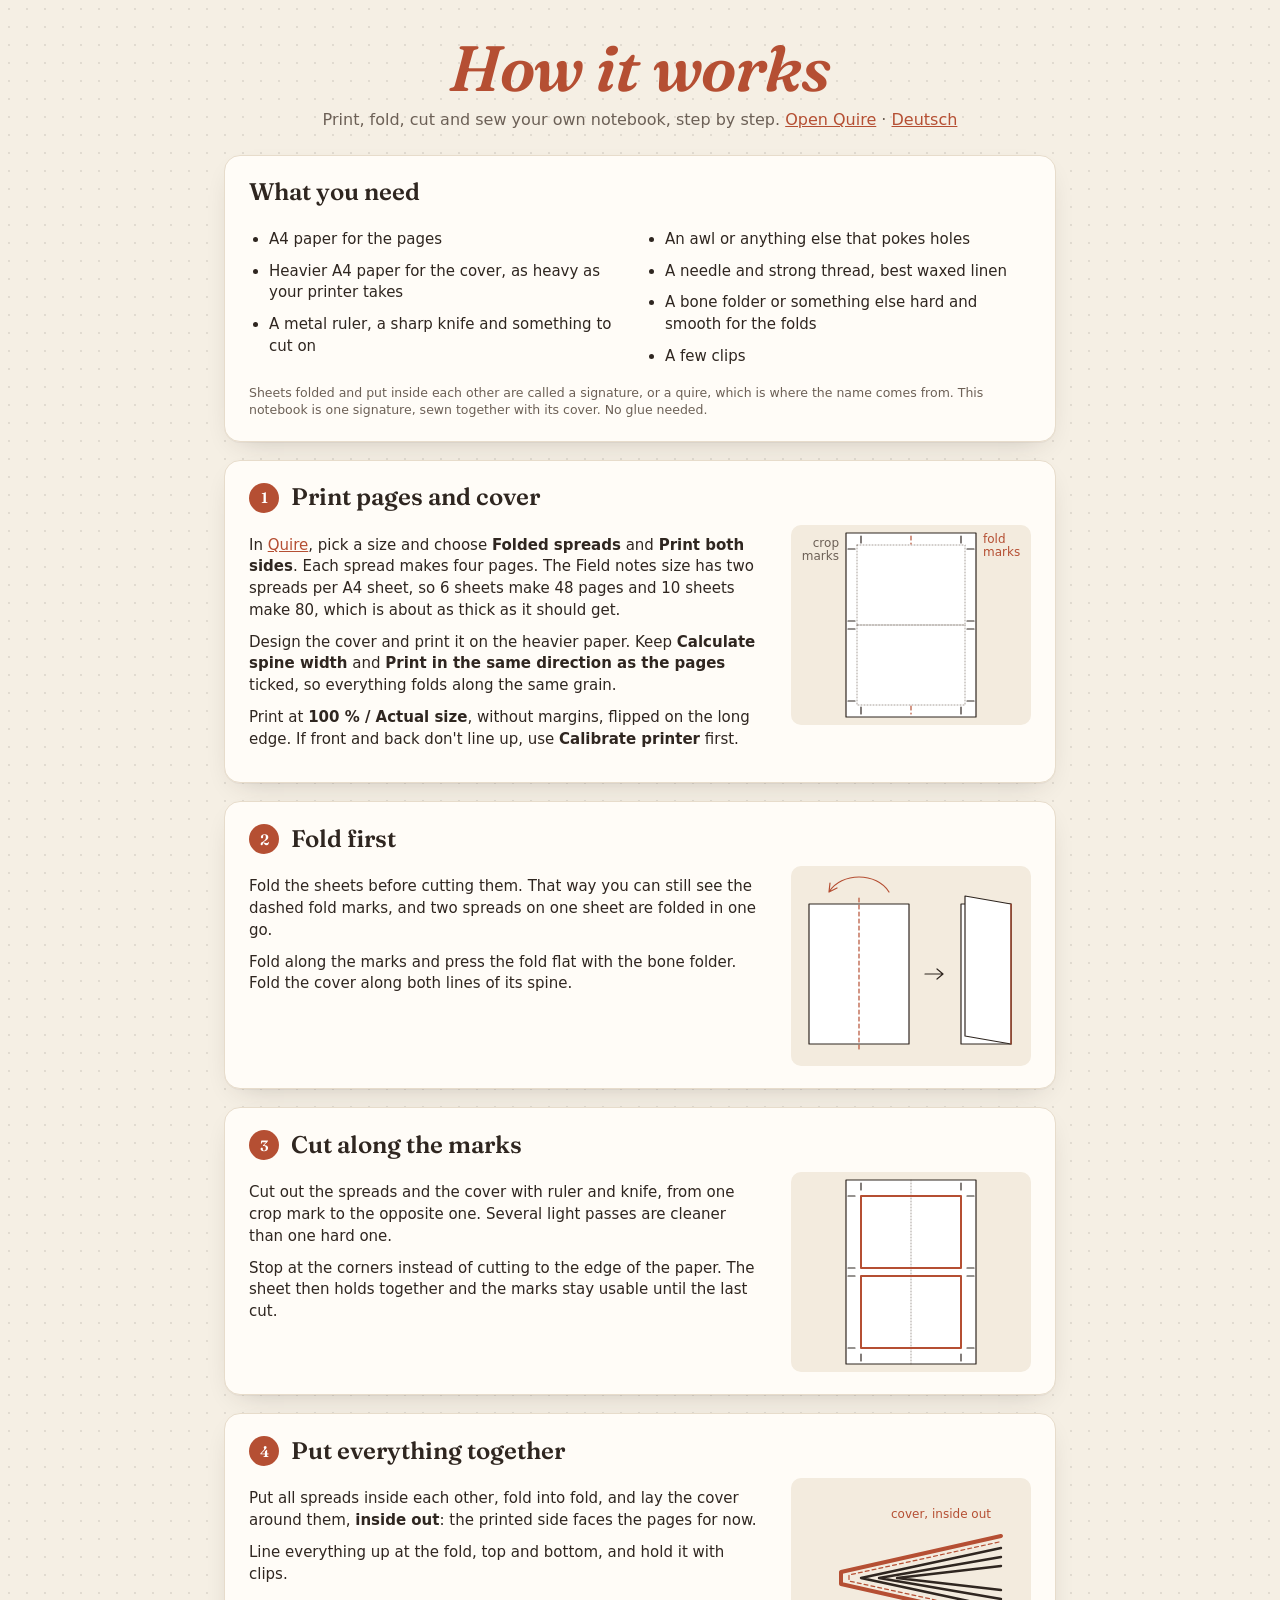
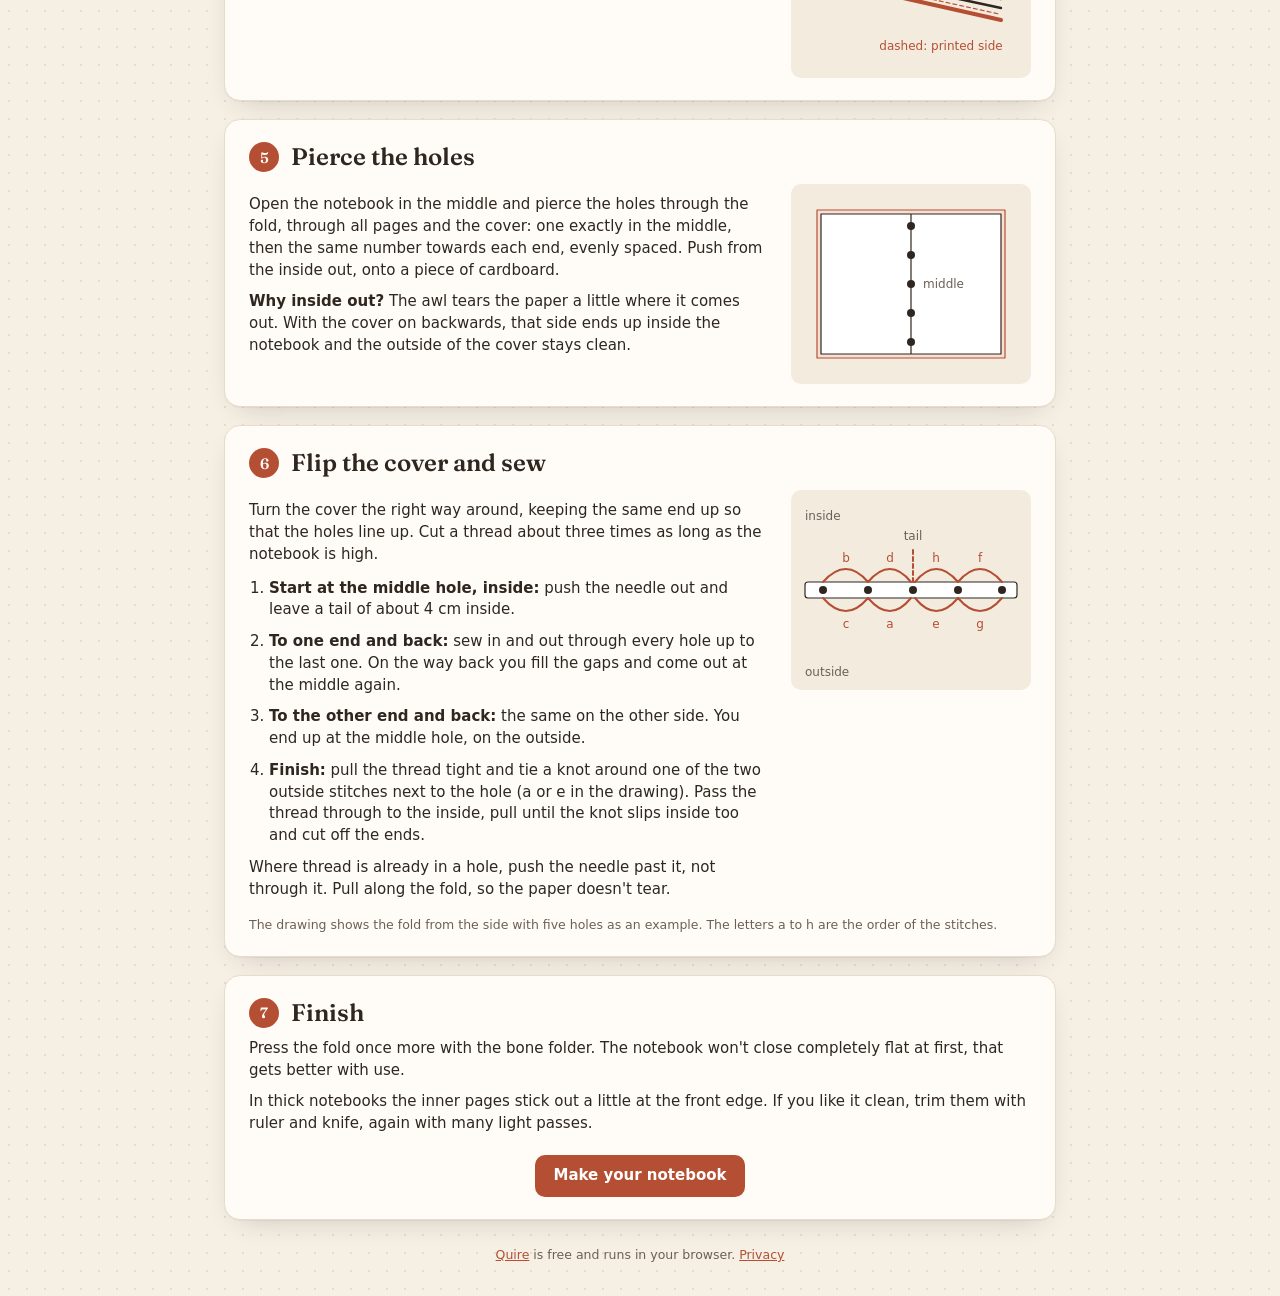
<file: how-it-works.html>
<!DOCTYPE html>
<html lang="en">
<head>
<meta charset="utf-8">
<meta name="viewport" content="width=device-width,initial-scale=1">
<title>How to print and sew your own notebook – Quire</title>
<meta name="description" content="Step by step: print notebook pages and a cover on A4 paper, fold and cut them, pierce the fold and sew everything together with thread. No glue needed.">
<link rel="canonical" href="https://quirelet.de/how-it-works.html">
<link rel="alternate" hreflang="en" href="https://quirelet.de/how-it-works.html">
<link rel="alternate" hreflang="de" href="https://quirelet.de/de/how-it-works.html">
<link rel="alternate" hreflang="x-default" href="https://quirelet.de/how-it-works.html">
<meta property="og:type" content="article">
<meta property="og:site_name" content="Quire">
<meta property="og:title" content="How to print and sew your own notebook">
<meta property="og:description" content="Print, fold, cut and sew your own notebook, step by step.">
<meta property="og:url" content="https://quirelet.de/how-it-works.html">
<meta property="og:image" content="https://quirelet.de/og.png">
<meta name="twitter:card" content="summary_large_image">
<link rel="icon" href="logo.svg" type="image/svg+xml">
<link rel="stylesheet" href="style.css">
</head>
<body>
<header class="top">
  <h1>How it works</h1>
  <p>Print, fold, cut and sew your own notebook, step by step. <a href="index.html">Open Quire</a> · <a href="de/how-it-works.html" lang="de" hreflang="de">Deutsch</a></p>
</header>

<main class="steps how">
  <section class="panel">
    <h2>What you need</h2>
    <div class="row">
      <ul>
        <li>A4 paper for the pages</li>
        <li>Heavier A4 paper for the cover, as heavy as your printer takes</li>
        <li>A metal ruler, a sharp knife and something to cut on</li>
      </ul>
      <ul>
        <li>An awl or anything else that pokes holes</li>
        <li>A needle and strong thread, best waxed linen</li>
        <li>A bone folder or something else hard and smooth for the folds</li>
        <li>A few clips</li>
      </ul>
    </div>
    <p class="hint">Sheets folded and put inside each other are called a signature, or a quire, which is where the name comes from. This notebook is one signature, sewn together with its cover. No glue needed.</p>
  </section>

  <section class="panel">
    <h2><span class="num">1</span>Print pages and cover</h2>
    <div class="split">
      <div>
        <p>In <a href="index.html">Quire</a>, pick a size and choose <b>Folded spreads</b> and <b>Print both sides</b>. Each spread makes four pages. The Field notes size has two spreads per A4 sheet, so 6 sheets make 48 pages and 10 sheets make 80, which is about as thick as it should get.</p>
        <p>Design the cover and print it on the heavier paper. Keep <b>Calculate spine width</b> and <b>Print in the same direction as the pages</b> ticked, so everything folds along the same grain.</p>
        <p>Print at <b>100 % / Actual size</b>, without margins, flipped on the long edge. If front and back don't line up, use <b>Calibrate printer</b> first.</p>
      </div>
      <svg viewBox="0 0 240 200" role="img" aria-label="An A4 sheet with two spreads, crop marks at the corners and dashed fold marks in the middle">
        <rect class="p" x="55" y="8" width="130" height="184"/>
        <rect class="s" x="66" y="20" width="108" height="80"/><rect class="s" x="66" y="100" width="108" height="80"/>
        <path d="M70 11v7M170 11v7M70 182v7M170 182v7M57 24h7M57 96h7M57 104h7M57 176h7M176 24h7M176 96h7M176 104h7M176 176h7"/>
        <path class="r d" d="M120 11v8M120 181v8"/>
        <text x="48" y="22" class="e">crop</text><text x="48" y="35" class="e">marks</text>
        <text x="192" y="18" class="r l">fold</text><text x="192" y="31" class="r l">marks</text>
      </svg>
    </div>
  </section>

  <section class="panel">
    <h2><span class="num">2</span>Fold first</h2>
    <div class="split">
      <div>
        <p>Fold the sheets before cutting them. That way you can still see the dashed fold marks, and two spreads on one sheet are folded in one go.</p>
        <p>Fold along the marks and press the fold flat with the bone folder. Fold the cover along both lines of its spine.</p>
      </div>
      <svg viewBox="0 0 240 200" role="img" aria-label="The whole A4 sheet is folded in half along the fold marks">
        <rect class="p" x="18" y="38" width="100" height="140"/><path class="r d" d="M68 32v152"/>
        <path class="r" d="M98 26c-12-20-48-20-60 0M38 26l1-9M38 26l8-4"/>
        <path d="M134 108h18M152 108l-6-5M152 108l-6 5"/>
        <path class="p" d="M220 38h-50v140h50z"/><path class="p" d="M220 38l-46-8v140l46 8z"/><path class="r" d="M220 38v140"/>
      </svg>
    </div>
  </section>

  <section class="panel">
    <h2><span class="num">3</span>Cut along the marks</h2>
    <div class="split">
      <div>
        <p>Cut out the spreads and the cover with ruler and knife, from one crop mark to the opposite one. Several light passes are cleaner than one hard one.</p>
        <p>Stop at the corners instead of cutting to the edge of the paper. The sheet then holds together and the marks stay usable until the last cut.</p>
      </div>
      <svg viewBox="0 0 240 200" role="img" aria-label="Cutting lines around both spreads that stop before the paper edge">
        <rect class="p" x="55" y="8" width="130" height="184"/><path class="s" d="M120 8v184"/>
        <path d="M70 11v7M170 11v7M70 182v7M170 182v7M57 24h7M57 96h7M57 104h7M57 176h7M176 24h7M176 96h7M176 104h7M176 176h7"/>
        <rect class="cut" x="70" y="24" width="100" height="72"/><rect class="cut" x="70" y="104" width="100" height="72"/>
      </svg>
    </div>
  </section>

  <section class="panel">
    <h2><span class="num">4</span>Put everything together</h2>
    <div class="split">
      <div>
        <p>Put all spreads inside each other, fold into fold, and lay the cover around them, <b>inside out</b>: the printed side faces the pages for now.</p>
        <p>Line everything up at the fold, top and bottom, and hold it with clips.</p>
      </div>
      <svg viewBox="0 0 240 200" role="img" aria-label="Nested spreads seen from the end with the cover around them, its printed side facing the pages">
        <path class="w" d="M210 70L70 100l140 30M210 79L88 100l122 21M210 88L106 100l104 12"/>
        <path class="cover" d="M210 58L50 94v12l160 36"/><path class="r d" d="M208 64L58 97v6l150 33"/>
        <text x="150" y="40" class="r">cover, inside out</text><text x="150" y="172" class="r">dashed: printed side</text>
      </svg>
    </div>
  </section>

  <section class="panel">
    <h2><span class="num">5</span>Pierce the holes</h2>
    <div class="split">
      <div>
        <p>Open the notebook in the middle and pierce the holes through the fold, through all pages and the cover: one exactly in the middle, then the same number towards each end, evenly spaced. Push from the inside out, onto a piece of cardboard.</p>
        <p><b>Why inside out?</b> The awl tears the paper a little where it comes out. With the cover on backwards, that side ends up inside the notebook and the outside of the cover stays clean.</p>
      </div>
      <svg viewBox="0 0 240 200" role="img" aria-label="The notebook opened in the middle, with evenly spaced holes in the fold">
        <rect class="coverbox" x="26" y="26" width="188" height="148"/><path class="p" d="M30 30h90v140H30zM120 30h90v140h-90z"/>
        <g class="dot"><circle cx="120" cy="42" r="4"/><circle cx="120" cy="71" r="4"/><circle cx="120" cy="100" r="4"/><circle cx="120" cy="129" r="4"/><circle cx="120" cy="158" r="4"/></g>
        <text x="132" y="104" class="l">middle</text>
      </svg>
    </div>
  </section>

  <section class="panel">
    <h2><span class="num">6</span>Flip the cover and sew</h2>
    <div class="split">
      <div>
        <p>Turn the cover the right way around, keeping the same end up so that the holes line up. Cut a thread about three times as long as the notebook is high.</p>
        <ol>
          <li><b>Start at the middle hole, inside:</b> push the needle out and leave a tail of about 4&nbsp;cm inside.</li>
          <li><b>To one end and back:</b> sew in and out through every hole up to the last one. On the way back you fill the gaps and come out at the middle again.</li>
          <li><b>To the other end and back:</b> the same on the other side. You end up at the middle hole, on the outside.</li>
          <li><b>Finish:</b> pull the thread tight and tie a knot around one of the two outside stitches next to the hole (a or e in the drawing). Pass the thread through to the inside, pull until the knot slips inside too and cut off the ends.</li>
        </ol>
        <p>Where thread is already in a hole, push the needle past it, not through it. Pull along the fold, so the paper doesn't tear.</p>
      </div>
      <svg viewBox="0 0 240 200" role="img" aria-label="The path of the thread through five holes, seen from the side. It starts inside at the middle, goes in and out to the left end and back, then to the right end and back, and ends outside at the middle">
        <rect class="p" x="14" y="92" width="212" height="16" rx="3"/>
        <path class="t" d="M77 92Q55 66 32 92M120 92Q99 66 77 92M167 92Q145 66 124 92M211 92Q189 66 167 92"/>
        <path class="t" d="M120 108Q99 134 77 108M32 108Q55 134 77 108M124 108Q145 134 167 108M167 108Q189 134 211 108"/>
        <path class="t d" d="M122 92V58"/>
        <g class="dot"><circle cx="32" cy="100" r="4"/><circle cx="77" cy="100" r="4"/><circle cx="122" cy="100" r="4"/><circle cx="167" cy="100" r="4"/><circle cx="211" cy="100" r="4"/></g>
        <text x="99" y="138" class="r">a</text><text x="55" y="72" class="r">b</text><text x="55" y="138" class="r">c</text><text x="99" y="72" class="r">d</text><text x="145" y="138" class="r">e</text><text x="189" y="72" class="r">f</text><text x="189" y="138" class="r">g</text><text x="145" y="72" class="r">h</text>
        <text x="122" y="50">tail</text><text x="14" y="30" class="l">inside</text><text x="14" y="186" class="l">outside</text>
      </svg>
    </div>
    <p class="hint">The drawing shows the fold from the side with five holes as an example. The letters a to h are the order of the stitches.</p>
  </section>

  <section class="panel">
    <h2><span class="num">7</span>Finish</h2>
    <p>Press the fold once more with the bone folder. The notebook won't close completely flat at first, that gets better with use.</p>
    <p>In thick notebooks the inner pages stick out a little at the front edge. If you like it clean, trim them with ruler and knife, again with many light passes.</p>
    <div class="btns center"><a class="btn" href="index.html">Make your notebook</a></div>
  </section>
</main>

<footer class="foot"><a href="index.html">Quire</a> is free and runs in your browser. <a href="privacy.html">Privacy</a></footer>
</body>
</html>
</file>
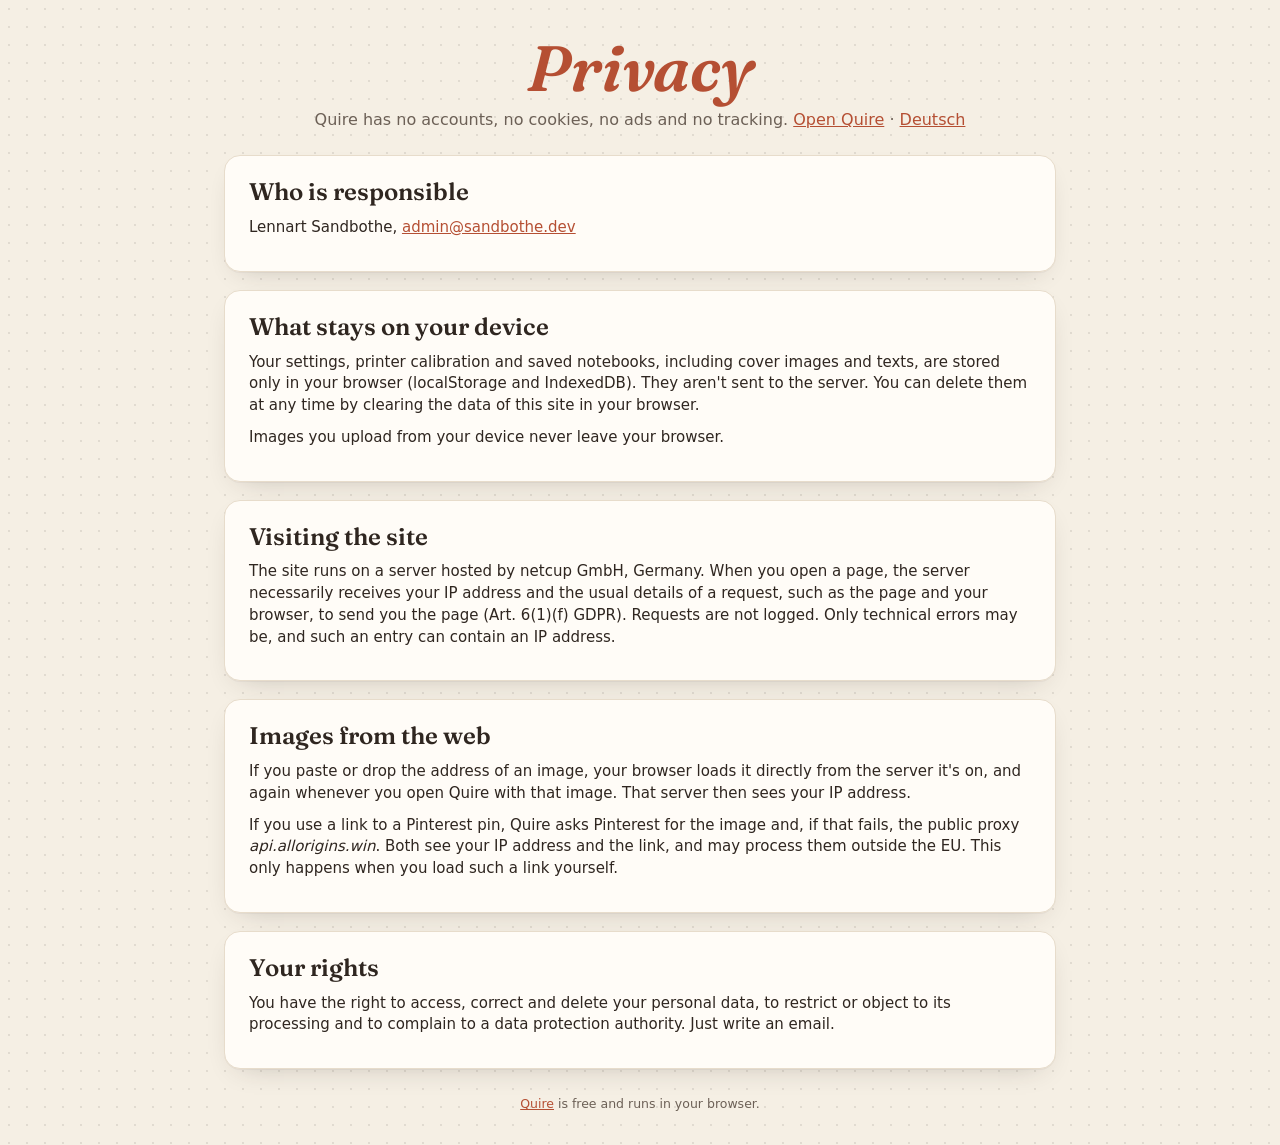
<file: privacy.html>
<!DOCTYPE html>
<html lang="en">
<head>
<meta charset="utf-8">
<meta name="viewport" content="width=device-width,initial-scale=1">
<title>Privacy – Quire</title>
<meta name="description" content="What data Quire stores and which servers are contacted.">
<link rel="canonical" href="https://quirelet.de/privacy.html">
<link rel="alternate" hreflang="en" href="https://quirelet.de/privacy.html">
<link rel="alternate" hreflang="de" href="https://quirelet.de/de/privacy.html">
<link rel="alternate" hreflang="x-default" href="https://quirelet.de/privacy.html">
<link rel="icon" href="logo.svg" type="image/svg+xml">
<link rel="stylesheet" href="style.css">
</head>
<body>
<header class="top">
  <h1>Privacy</h1>
  <p>Quire has no accounts, no cookies, no ads and no tracking. <a href="index.html">Open Quire</a> · <a href="de/privacy.html" lang="de" hreflang="de">Deutsch</a></p>
</header>

<main class="steps how">
  <section class="panel">
    <h2>Who is responsible</h2>
    <p>Lennart Sandbothe, <a href="mailto:admin@sandbothe.dev">admin@sandbothe.dev</a></p>
  </section>

  <section class="panel">
    <h2>What stays on your device</h2>
    <p>Your settings, printer calibration and saved notebooks, including cover images and texts, are stored only in your browser (localStorage and IndexedDB). They aren't sent to the server. You can delete them at any time by clearing the data of this site in your browser.</p>
    <p>Images you upload from your device never leave your browser.</p>
  </section>

  <section class="panel">
    <h2>Visiting the site</h2>
    <p>The site runs on a server hosted by netcup GmbH, Germany. When you open a page, the server necessarily receives your IP address and the usual details of a request, such as the page and your browser, to send you the page (Art. 6(1)(f) GDPR). Requests are not logged. Only technical errors may be, and such an entry can contain an IP address.</p>
  </section>

  <section class="panel">
    <h2>Images from the web</h2>
    <p>If you paste or drop the address of an image, your browser loads it directly from the server it's on, and again whenever you open Quire with that image. That server then sees your IP address.</p>
    <p>If you use a link to a Pinterest pin, Quire asks Pinterest for the image and, if that fails, the public proxy <i>api.allorigins.win</i>. Both see your IP address and the link, and may process them outside the EU. This only happens when you load such a link yourself.</p>
  </section>

  <section class="panel">
    <h2>Your rights</h2>
    <p>You have the right to access, correct and delete your personal data, to restrict or object to its processing and to complain to a data protection authority. Just write an email.</p>
  </section>
</main>

<footer class="foot"><a href="index.html">Quire</a> is free and runs in your browser.</footer>
</body>
</html>
</file>
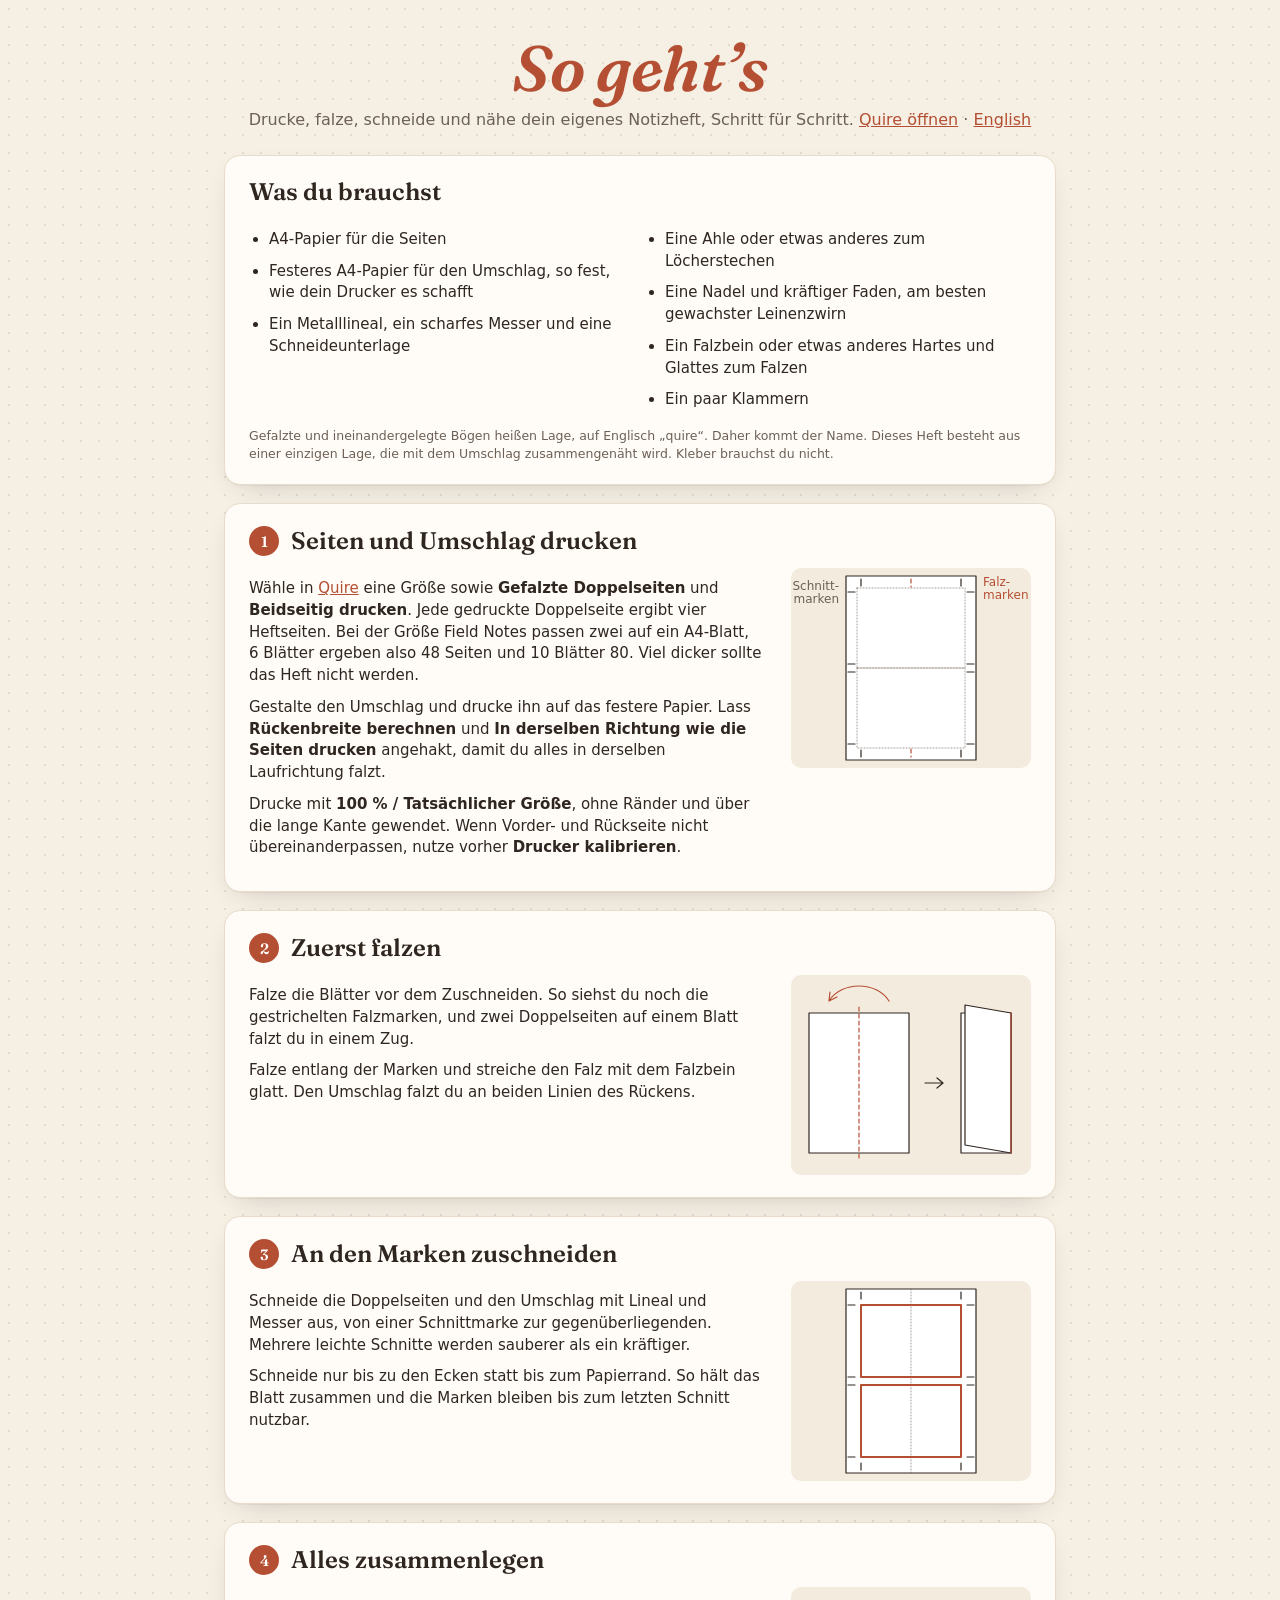
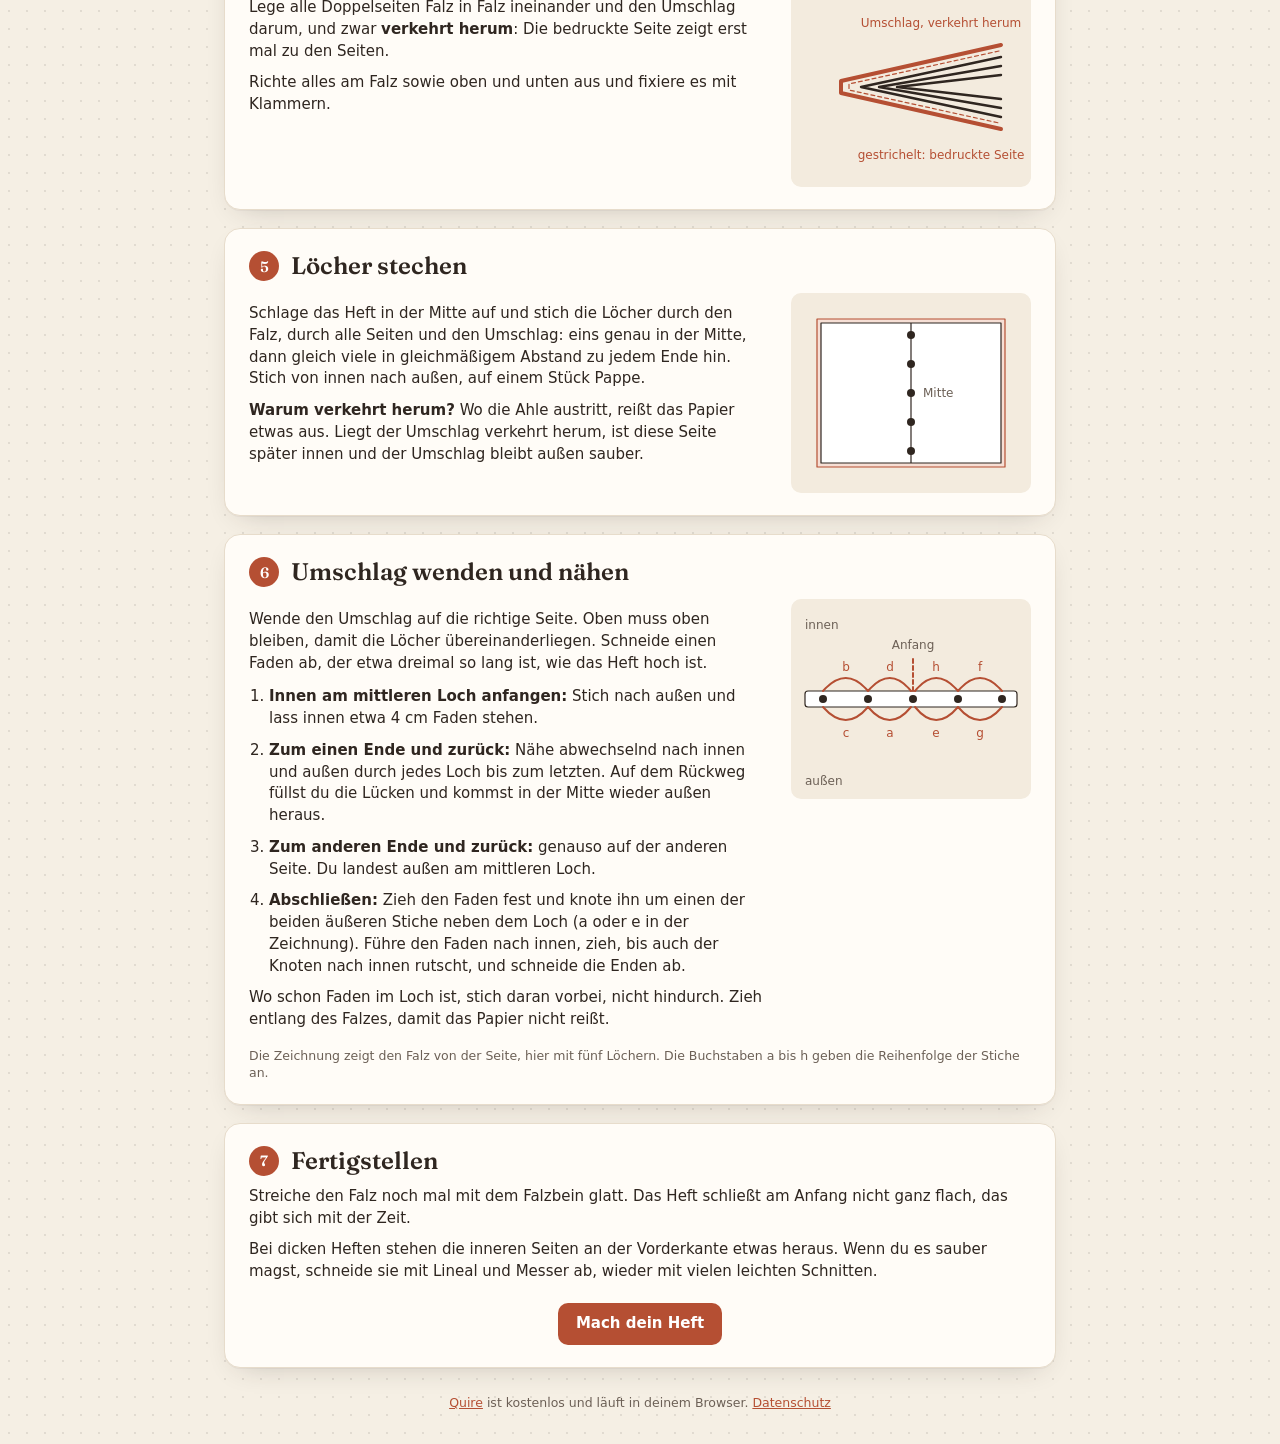
<file: de/how-it-works.html>
<!DOCTYPE html>
<html lang="de">
<head>
<meta charset="utf-8">
<meta name="viewport" content="width=device-width,initial-scale=1">
<title>Notizheft selber drucken und binden – Quire</title>
<meta name="description" content="Schritt für Schritt: Seiten und Umschlag auf A4 drucken, falzen, zuschneiden, Löcher stechen und mit Fadenheftung zum Notizheft binden. Ganz ohne Kleber.">
<link rel="canonical" href="https://quirelet.de/de/how-it-works.html">
<link rel="alternate" hreflang="en" href="https://quirelet.de/how-it-works.html">
<link rel="alternate" hreflang="de" href="https://quirelet.de/de/how-it-works.html">
<link rel="alternate" hreflang="x-default" href="https://quirelet.de/how-it-works.html">
<meta property="og:type" content="article">
<meta property="og:site_name" content="Quire">
<meta property="og:title" content="Notizheft selber drucken und binden">
<meta property="og:description" content="Drucke, falze, schneide und nähe dein eigenes Notizheft, Schritt für Schritt.">
<meta property="og:url" content="https://quirelet.de/de/how-it-works.html">
<meta property="og:image" content="https://quirelet.de/og.png">
<meta property="og:locale" content="de_DE">
<meta name="twitter:card" content="summary_large_image">
<link rel="icon" href="../logo.svg" type="image/svg+xml">
<link rel="stylesheet" href="../style.css">
</head>
<body>
<header class="top">
  <h1>So geht’s</h1>
  <p>Drucke, falze, schneide und nähe dein eigenes Notizheft, Schritt für Schritt. <a href="index.html">Quire öffnen</a> · <a href="../how-it-works.html" lang="en" hreflang="en">English</a></p>
</header>

<main class="steps how">
  <section class="panel">
    <h2>Was du brauchst</h2>
    <div class="row">
      <ul>
        <li>A4-Papier für die Seiten</li>
        <li>Festeres A4-Papier für den Umschlag, so fest, wie dein Drucker es schafft</li>
        <li>Ein Metalllineal, ein scharfes Messer und eine Schneideunterlage</li>
      </ul>
      <ul>
        <li>Eine Ahle oder etwas anderes zum Löcherstechen</li>
        <li>Eine Nadel und kräftiger Faden, am besten gewachster Leinenzwirn</li>
        <li>Ein Falzbein oder etwas anderes Hartes und Glattes zum Falzen</li>
        <li>Ein paar Klammern</li>
      </ul>
    </div>
    <p class="hint">Gefalzte und ineinandergelegte Bögen heißen Lage, auf Englisch „quire“. Daher kommt der Name. Dieses Heft besteht aus einer einzigen Lage, die mit dem Umschlag zusammengenäht wird. Kleber brauchst du nicht.</p>
  </section>

  <section class="panel">
    <h2><span class="num">1</span>Seiten und Umschlag drucken</h2>
    <div class="split">
      <div>
        <p>Wähle in <a href="index.html">Quire</a> eine Größe sowie <b>Gefalzte Doppelseiten</b> und <b>Beidseitig drucken</b>. Jede gedruckte Doppelseite ergibt vier Heftseiten. Bei der Größe Field Notes passen zwei auf ein A4-Blatt, 6 Blätter ergeben also 48 Seiten und 10 Blätter 80. Viel dicker sollte das Heft nicht werden.</p>
        <p>Gestalte den Umschlag und drucke ihn auf das festere Papier. Lass <b>Rückenbreite berechnen</b> und <b>In derselben Richtung wie die Seiten drucken</b> angehakt, damit du alles in derselben Laufrichtung falzt.</p>
        <p>Drucke mit <b>100 % / Tatsächlicher Größe</b>, ohne Ränder und über die lange Kante gewendet. Wenn Vorder- und Rückseite nicht übereinanderpassen, nutze vorher <b>Drucker kalibrieren</b>.</p>
      </div>
      <svg viewBox="0 0 240 200" role="img" aria-label="Ein A4-Blatt mit zwei Doppelseiten, Schnittmarken an den Ecken und gestrichelten Falzmarken in der Mitte">
        <rect class="p" x="55" y="8" width="130" height="184"/>
        <rect class="s" x="66" y="20" width="108" height="80"/><rect class="s" x="66" y="100" width="108" height="80"/>
        <path d="M70 11v7M170 11v7M70 182v7M170 182v7M57 24h7M57 96h7M57 104h7M57 176h7M176 24h7M176 96h7M176 104h7M176 176h7"/>
        <path class="r d" d="M120 11v8M120 181v8"/>
        <text x="48" y="22" class="e">Schnitt-</text><text x="48" y="35" class="e">marken</text>
        <text x="192" y="18" class="r l">Falz-</text><text x="192" y="31" class="r l">marken</text>
      </svg>
    </div>
  </section>

  <section class="panel">
    <h2><span class="num">2</span>Zuerst falzen</h2>
    <div class="split">
      <div>
        <p>Falze die Blätter vor dem Zuschneiden. So siehst du noch die gestrichelten Falzmarken, und zwei Doppelseiten auf einem Blatt falzt du in einem Zug.</p>
        <p>Falze entlang der Marken und streiche den Falz mit dem Falzbein glatt. Den Umschlag falzt du an beiden Linien des Rückens.</p>
      </div>
      <svg viewBox="0 0 240 200" role="img" aria-label="Das ganze A4-Blatt wird an den Falzmarken in der Mitte gefalzt">
        <rect class="p" x="18" y="38" width="100" height="140"/><path class="r d" d="M68 32v152"/>
        <path class="r" d="M98 26c-12-20-48-20-60 0M38 26l1-9M38 26l8-4"/>
        <path d="M134 108h18M152 108l-6-5M152 108l-6 5"/>
        <path class="p" d="M220 38h-50v140h50z"/><path class="p" d="M220 38l-46-8v140l46 8z"/><path class="r" d="M220 38v140"/>
      </svg>
    </div>
  </section>

  <section class="panel">
    <h2><span class="num">3</span>An den Marken zuschneiden</h2>
    <div class="split">
      <div>
        <p>Schneide die Doppelseiten und den Umschlag mit Lineal und Messer aus, von einer Schnittmarke zur gegenüberliegenden. Mehrere leichte Schnitte werden sauberer als ein kräftiger.</p>
        <p>Schneide nur bis zu den Ecken statt bis zum Papierrand. So hält das Blatt zusammen und die Marken bleiben bis zum letzten Schnitt nutzbar.</p>
      </div>
      <svg viewBox="0 0 240 200" role="img" aria-label="Schnittlinien um beide Doppelseiten, die vor dem Papierrand enden">
        <rect class="p" x="55" y="8" width="130" height="184"/><path class="s" d="M120 8v184"/>
        <path d="M70 11v7M170 11v7M70 182v7M170 182v7M57 24h7M57 96h7M57 104h7M57 176h7M176 24h7M176 96h7M176 104h7M176 176h7"/>
        <rect class="cut" x="70" y="24" width="100" height="72"/><rect class="cut" x="70" y="104" width="100" height="72"/>
      </svg>
    </div>
  </section>

  <section class="panel">
    <h2><span class="num">4</span>Alles zusammenlegen</h2>
    <div class="split">
      <div>
        <p>Lege alle Doppelseiten Falz in Falz ineinander und den Umschlag darum, und zwar <b>verkehrt herum</b>: Die bedruckte Seite zeigt erst mal zu den Seiten.</p>
        <p>Richte alles am Falz sowie oben und unten aus und fixiere es mit Klammern.</p>
      </div>
      <svg viewBox="0 0 240 200" role="img" aria-label="Ineinandergelegte Doppelseiten von der Kopfseite gesehen, darum der Umschlag mit der bedruckten Seite nach innen">
        <path class="w" d="M210 70L70 100l140 30M210 79L88 100l122 21M210 88L106 100l104 12"/>
        <path class="cover" d="M210 58L50 94v12l160 36"/><path class="r d" d="M208 64L58 97v6l150 33"/>
        <text x="150" y="40" class="r">Umschlag, verkehrt herum</text><text x="150" y="172" class="r">gestrichelt: bedruckte Seite</text>
      </svg>
    </div>
  </section>

  <section class="panel">
    <h2><span class="num">5</span>Löcher stechen</h2>
    <div class="split">
      <div>
        <p>Schlage das Heft in der Mitte auf und stich die Löcher durch den Falz, durch alle Seiten und den Umschlag: eins genau in der Mitte, dann gleich viele in gleichmäßigem Abstand zu jedem Ende hin. Stich von innen nach außen, auf einem Stück Pappe.</p>
        <p><b>Warum verkehrt herum?</b> Wo die Ahle austritt, reißt das Papier etwas aus. Liegt der Umschlag verkehrt herum, ist diese Seite später innen und der Umschlag bleibt außen sauber.</p>
      </div>
      <svg viewBox="0 0 240 200" role="img" aria-label="Das in der Mitte aufgeschlagene Heft mit gleichmäßig verteilten Löchern im Falz">
        <rect class="coverbox" x="26" y="26" width="188" height="148"/><path class="p" d="M30 30h90v140H30zM120 30h90v140h-90z"/>
        <g class="dot"><circle cx="120" cy="42" r="4"/><circle cx="120" cy="71" r="4"/><circle cx="120" cy="100" r="4"/><circle cx="120" cy="129" r="4"/><circle cx="120" cy="158" r="4"/></g>
        <text x="132" y="104" class="l">Mitte</text>
      </svg>
    </div>
  </section>

  <section class="panel">
    <h2><span class="num">6</span>Umschlag wenden und nähen</h2>
    <div class="split">
      <div>
        <p>Wende den Umschlag auf die richtige Seite. Oben muss oben bleiben, damit die Löcher übereinanderliegen. Schneide einen Faden ab, der etwa dreimal so lang ist, wie das Heft hoch ist.</p>
        <ol>
          <li><b>Innen am mittleren Loch anfangen:</b> Stich nach außen und lass innen etwa 4&nbsp;cm Faden stehen.</li>
          <li><b>Zum einen Ende und zurück:</b> Nähe abwechselnd nach innen und außen durch jedes Loch bis zum letzten. Auf dem Rückweg füllst du die Lücken und kommst in der Mitte wieder außen heraus.</li>
          <li><b>Zum anderen Ende und zurück:</b> genauso auf der anderen Seite. Du landest außen am mittleren Loch.</li>
          <li><b>Abschließen:</b> Zieh den Faden fest und knote ihn um einen der beiden äußeren Stiche neben dem Loch (a oder e in der Zeichnung). Führe den Faden nach innen, zieh, bis auch der Knoten nach innen rutscht, und schneide die Enden ab.</li>
        </ol>
        <p>Wo schon Faden im Loch ist, stich daran vorbei, nicht hindurch. Zieh entlang des Falzes, damit das Papier nicht reißt.</p>
      </div>
      <svg viewBox="0 0 240 200" role="img" aria-label="Der Weg des Fadens durch fünf Löcher, von der Seite gesehen. Er beginnt innen in der Mitte, geht abwechselnd nach innen und außen zum linken Ende und zurück, dann zum rechten Ende und zurück, und endet außen in der Mitte">
        <rect class="p" x="14" y="92" width="212" height="16" rx="3"/>
        <path class="t" d="M77 92Q55 66 32 92M120 92Q99 66 77 92M167 92Q145 66 124 92M211 92Q189 66 167 92"/>
        <path class="t" d="M120 108Q99 134 77 108M32 108Q55 134 77 108M124 108Q145 134 167 108M167 108Q189 134 211 108"/>
        <path class="t d" d="M122 92V58"/>
        <g class="dot"><circle cx="32" cy="100" r="4"/><circle cx="77" cy="100" r="4"/><circle cx="122" cy="100" r="4"/><circle cx="167" cy="100" r="4"/><circle cx="211" cy="100" r="4"/></g>
        <text x="99" y="138" class="r">a</text><text x="55" y="72" class="r">b</text><text x="55" y="138" class="r">c</text><text x="99" y="72" class="r">d</text><text x="145" y="138" class="r">e</text><text x="189" y="72" class="r">f</text><text x="189" y="138" class="r">g</text><text x="145" y="72" class="r">h</text>
        <text x="122" y="50">Anfang</text><text x="14" y="30" class="l">innen</text><text x="14" y="186" class="l">außen</text>
      </svg>
    </div>
    <p class="hint">Die Zeichnung zeigt den Falz von der Seite, hier mit fünf Löchern. Die Buchstaben a bis h geben die Reihenfolge der Stiche an.</p>
  </section>

  <section class="panel">
    <h2><span class="num">7</span>Fertigstellen</h2>
    <p>Streiche den Falz noch mal mit dem Falzbein glatt. Das Heft schließt am Anfang nicht ganz flach, das gibt sich mit der Zeit.</p>
    <p>Bei dicken Heften stehen die inneren Seiten an der Vorderkante etwas heraus. Wenn du es sauber magst, schneide sie mit Lineal und Messer ab, wieder mit vielen leichten Schnitten.</p>
    <div class="btns center"><a class="btn" href="index.html">Mach dein Heft</a></div>
  </section>
</main>

<footer class="foot"><a href="index.html">Quire</a> ist kostenlos und läuft in deinem Browser. <a href="privacy.html">Datenschutz</a></footer>
</body>
</html>
</file>
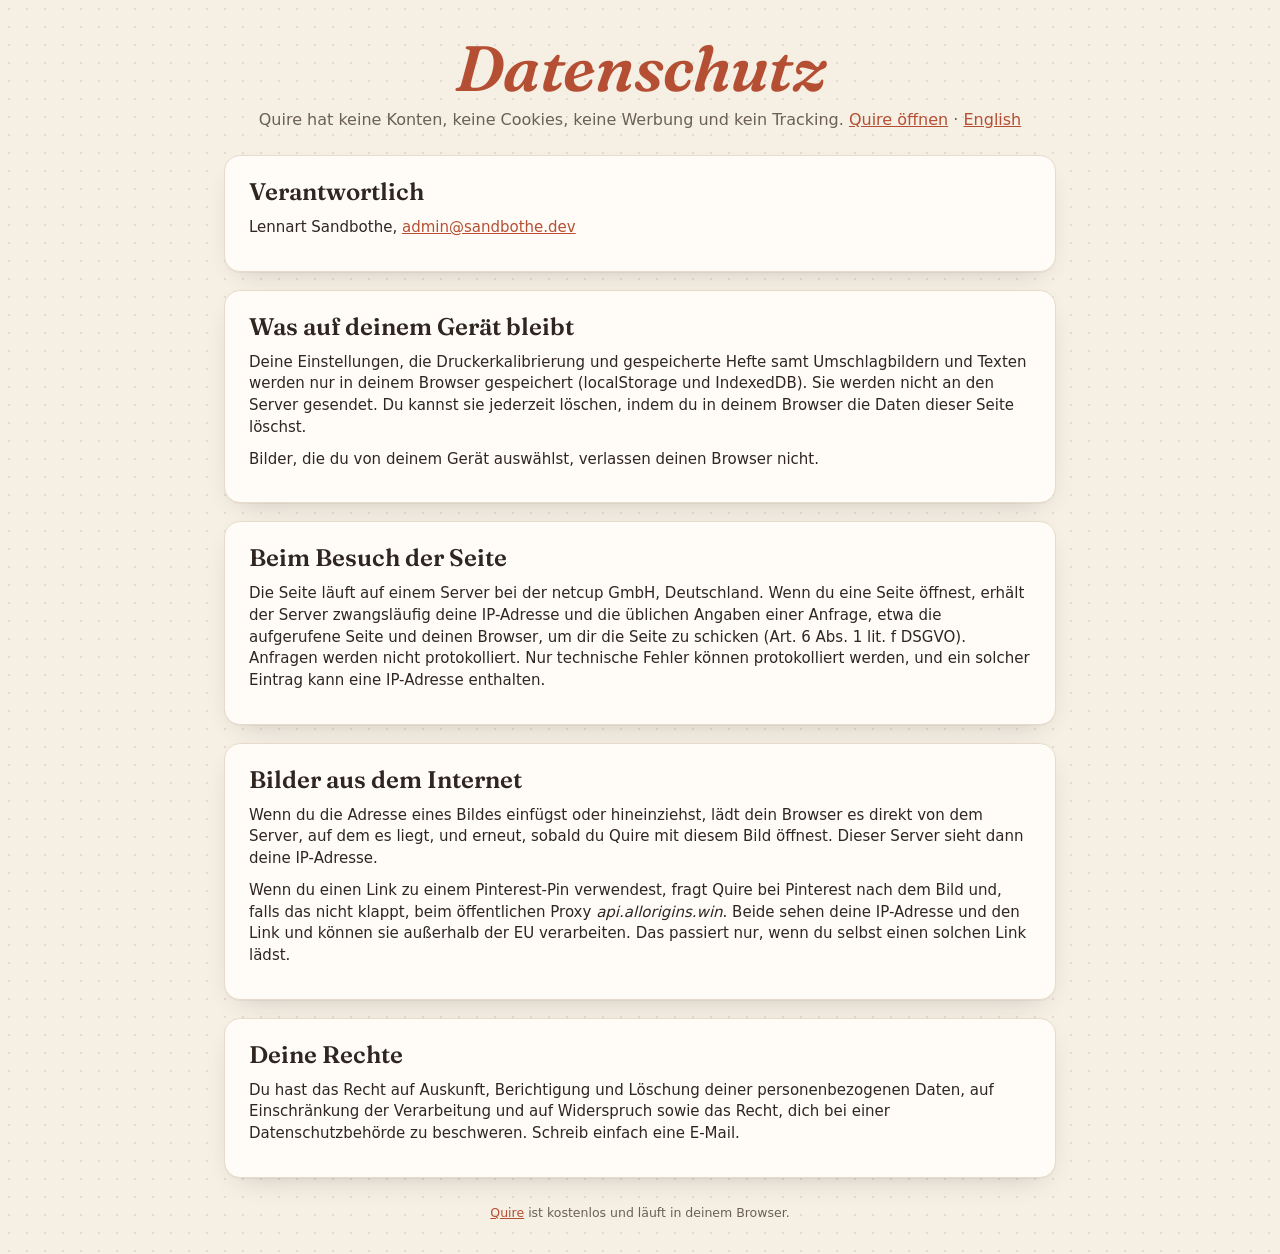
<file: de/privacy.html>
<!DOCTYPE html>
<html lang="de">
<head>
<meta charset="utf-8">
<meta name="viewport" content="width=device-width,initial-scale=1">
<title>Datenschutz – Quire</title>
<meta name="description" content="Welche Daten Quire speichert und welche Server kontaktiert werden.">
<link rel="canonical" href="https://quirelet.de/de/privacy.html">
<link rel="alternate" hreflang="en" href="https://quirelet.de/privacy.html">
<link rel="alternate" hreflang="de" href="https://quirelet.de/de/privacy.html">
<link rel="alternate" hreflang="x-default" href="https://quirelet.de/privacy.html">
<link rel="icon" href="../logo.svg" type="image/svg+xml">
<link rel="stylesheet" href="../style.css">
</head>
<body>
<header class="top">
  <h1>Datenschutz</h1>
  <p>Quire hat keine Konten, keine Cookies, keine Werbung und kein Tracking. <a href="index.html">Quire öffnen</a> · <a href="../privacy.html" lang="en" hreflang="en">English</a></p>
</header>

<main class="steps how">
  <section class="panel">
    <h2>Verantwortlich</h2>
    <p>Lennart Sandbothe, <a href="mailto:admin@sandbothe.dev">admin@sandbothe.dev</a></p>
  </section>

  <section class="panel">
    <h2>Was auf deinem Gerät bleibt</h2>
    <p>Deine Einstellungen, die Druckerkalibrierung und gespeicherte Hefte samt Umschlagbildern und Texten werden nur in deinem Browser gespeichert (localStorage und IndexedDB). Sie werden nicht an den Server gesendet. Du kannst sie jederzeit löschen, indem du in deinem Browser die Daten dieser Seite löschst.</p>
    <p>Bilder, die du von deinem Gerät auswählst, verlassen deinen Browser nicht.</p>
  </section>

  <section class="panel">
    <h2>Beim Besuch der Seite</h2>
    <p>Die Seite läuft auf einem Server bei der netcup GmbH, Deutschland. Wenn du eine Seite öffnest, erhält der Server zwangsläufig deine IP-Adresse und die üblichen Angaben einer Anfrage, etwa die aufgerufene Seite und deinen Browser, um dir die Seite zu schicken (Art. 6 Abs. 1 lit. f DSGVO). Anfragen werden nicht protokolliert. Nur technische Fehler können protokolliert werden, und ein solcher Eintrag kann eine IP-Adresse enthalten.</p>
  </section>

  <section class="panel">
    <h2>Bilder aus dem Internet</h2>
    <p>Wenn du die Adresse eines Bildes einfügst oder hineinziehst, lädt dein Browser es direkt von dem Server, auf dem es liegt, und erneut, sobald du Quire mit diesem Bild öffnest. Dieser Server sieht dann deine IP-Adresse.</p>
    <p>Wenn du einen Link zu einem Pinterest-Pin verwendest, fragt Quire bei Pinterest nach dem Bild und, falls das nicht klappt, beim öffentlichen Proxy <i>api.allorigins.win</i>. Beide sehen deine IP-Adresse und den Link und können sie außerhalb der EU verarbeiten. Das passiert nur, wenn du selbst einen solchen Link lädst.</p>
  </section>

  <section class="panel">
    <h2>Deine Rechte</h2>
    <p>Du hast das Recht auf Auskunft, Berichtigung und Löschung deiner personenbezogenen Daten, auf Einschränkung der Verarbeitung und auf Widerspruch sowie das Recht, dich bei einer Datenschutzbehörde zu beschweren. Schreib einfach eine E-Mail.</p>
  </section>
</main>

<footer class="foot"><a href="index.html">Quire</a> ist kostenlos und läuft in deinem Browser.</footer>
</body>
</html>
</file>
<file: style.css>
@font-face { font-family: Fraunces; font-weight: 600; font-display: swap; src: url(fonts/fraunces-600.woff2) format("woff2") }
@font-face { font-family: Fraunces; font-weight: 600; font-style: italic; font-display: swap; src: url(fonts/fraunces-600-italic.woff2) format("woff2") }
:root {
  --bg: #f5efe4;
  --panel: #fffcf7;
  --ink: #2f2620;
  --mute: #6c6056;
  --line: #e7dccb;
  --soft: #f3ebde;
  --acc: #b54f33;
  --acc-soft: #f6dfd5;
  --warn: #a8321f;
  --serif: Fraunces, Georgia, serif;
}
* { box-sizing: border-box; min-width: 0 }
a { color: var(--acc) }
[hidden] { display: none !important }
body {
  margin: 0; color: var(--ink);
  background: var(--bg) radial-gradient(rgba(47, 38, 32, .1) 1px, transparent 1.3px) 0 0 / 18px 18px;
  font: 15px/1.45 system-ui, -apple-system, "Segoe UI", Roboto, sans-serif;
}

.top, .steps, .foot { max-width: 880px; margin: 0 auto; padding-left: 24px; padding-right: 24px }
.top { padding-top: 36px; padding-bottom: 12px; text-align: center }
h1 { font: italic 600 64px/1 var(--serif); color: var(--acc); margin: 0; letter-spacing: -.01em }
.top p { margin: 8px 0 0; color: var(--mute); font-size: 16px }
.steps { padding-top: 12px; padding-bottom: 8px }
.foot { padding-bottom: 32px; color: var(--mute); font-size: 12.5px; text-align: center }
@media (max-width: 640px) { .top, .steps, .foot { padding-left: 16px; padding-right: 16px } h1 { font-size: 52px } }

.panel {
  background: var(--panel); border: 1px solid var(--line); border-radius: 16px; padding: 22px 24px; margin-bottom: 18px;
  box-shadow: 0 1px 0 rgba(47, 38, 32, .04), 0 10px 28px -16px rgba(47, 38, 32, .3);
}
@media (max-width: 640px) { .panel { padding: 18px 16px } }
.bar { display: grid; grid-template-columns: 1fr 1fr auto auto; gap: 8px; align-items: center; padding: 14px 16px }
.bar .msg { grid-column: 1 / -1; margin: 0; color: var(--mute) }
.bar .msg.warn { color: var(--warn) }
.btn:disabled { opacity: .5; cursor: default; filter: none }
@media (max-width: 640px) { .bar { grid-template-columns: 1fr auto auto } .bar select { grid-column: 1 / -1 } }
.panel h2 { font: 600 24px/1.2 var(--serif); margin: 0; display: flex; align-items: center; gap: 12px }
.num { display: inline-grid; place-items: center; width: 30px; height: 30px; border-radius: 50%; background: var(--acc); color: #fff; font: 600 15px var(--serif) }
.sub { margin: 4px 0 6px 42px; color: var(--mute) }

.field label, .lbl { display: block; font-size: 13px; font-weight: 600; margin: 14px 0 4px }
.hint { font-size: 12.5px; color: var(--mute); margin: 6px 0 0; line-height: 1.4 }
.inp { position: relative }
.inp input { padding-right: 58px }
.inp span { position: absolute; right: 30px; top: 50%; transform: translateY(-50%); color: var(--mute); font-size: 13px; pointer-events: none }
input[type=number], input[type=text], select, textarea {
  width: 100%; font: inherit; font-size: 16px; padding: 8px 10px; border: 1px solid var(--line); border-radius: 9px; background: #fff; color: var(--ink);
}
input:focus, select:focus, textarea:focus { outline: 3px solid var(--acc-soft); border-color: var(--acc) }
input:disabled { background: var(--soft); color: var(--mute) }
input[type=color] { width: 100%; height: 41px; border: 1px solid var(--line); border-radius: 9px; padding: 3px; background: #fff; cursor: pointer }
input[type=range] { width: 100%; accent-color: var(--acc) }
input[type=checkbox] { accent-color: var(--acc) }
.narrow { max-width: 200px }

.row { display: grid; grid-template-columns: 1fr 1fr; gap: 10px }
.row3 { display: grid; grid-template-columns: repeat(auto-fit, minmax(90px, 1fr)); gap: 10px }
.row4 { display: grid; grid-template-columns: repeat(4, 1fr); gap: 10px }
@media (max-width: 640px) { .row4 { grid-template-columns: 1fr 1fr } }
.row.url { grid-template-columns: 1fr auto }
.row.src { gap: 16px; align-items: end; margin: 12px 0 16px }
@media (max-width: 640px) { .row.src { grid-template-columns: 1fr } }

.split { display: grid; grid-template-columns: minmax(0, 1fr) 240px; gap: 28px; align-items: start; margin-top: 12px }
@media (max-width: 640px) { .split { grid-template-columns: 1fr } }

.seg { display: grid; grid-template-columns: repeat(4, 1fr); gap: 4px; background: var(--soft); padding: 4px; border-radius: 11px }
.seg.two { grid-template-columns: 1fr 1fr }
.seg button { border: 0; background: none; padding: 8px 2px; border-radius: 8px; font: inherit; font-size: 13px; cursor: pointer; color: var(--mute) }
.seg button svg { display: block; width: 18px; height: 18px; margin: 0 auto 3px; fill: none; stroke: currentColor; stroke-width: 1.3 }
.seg button:hover { color: var(--ink) }
.seg button.on { background: #fff; color: var(--acc); font-weight: 600; box-shadow: 0 1px 3px rgba(47, 38, 32, .2) }

.chk { display: flex; gap: 8px; align-items: center; font-size: 14px; margin-top: 14px; cursor: pointer }
.chk input { width: 18px; height: 18px; margin: 0 }
.chk.end { align-self: end; min-height: 41px; margin: 0 }

details.more { margin-top: 16px; border-top: 1px dashed var(--line); padding-top: 12px }
details.more summary { cursor: pointer; font-size: 13px; font-weight: 600; color: var(--acc) }

.drop { display: block; border: 1.5px dashed #d8c8b0; border-radius: 11px; padding: 14px; text-align: center; color: var(--mute); background: #f8f3ea; cursor: pointer; font-size: 14px }
.drop b { color: var(--acc) }
.drop:hover { border-color: var(--acc) }
.drop input { display: none }

.summary { font-size: 13px; background: var(--soft); border-radius: 10px; padding: 10px 12px; margin-top: 16px }
.summary:empty { display: none }
.warn { color: var(--warn); font-weight: 600 }
.msg { font-size: 13px; margin-top: 6px }
.msg:empty { display: none }

.btn { border: 0; background: var(--acc); color: #fff; font: inherit; font-weight: 600; padding: 10px 18px; border-radius: 10px; cursor: pointer; min-height: 42px }
a.btn { display: inline-block; text-decoration: none }
.btn:hover { filter: brightness(1.1) }
.btn.sec { background: var(--soft); color: var(--ink); border: 1px solid var(--line) }
.btn.sec:hover { filter: none; border-color: #d3c3aa }
.btns { display: flex; flex-wrap: wrap; gap: 8px; margin-top: 12px }
.btns.center { justify-content: center; margin-top: 20px }
.tools { display: flex; flex-wrap: wrap; align-items: center; gap: 0 16px }
.tools .lbl { margin-top: 12px; width: 100% }
.tools input { flex: 1 1 200px; width: auto; min-height: 42px }
.icons { display: flex; gap: 8px }
.icons .btn { padding: 0 11px }
.icons svg { display: block; width: 18px; height: 18px; fill: none; stroke: currentColor; stroke-width: 1.4; stroke-linecap: round; stroke-linejoin: round }

.stage { position: relative; background: repeating-conic-gradient(#e6ddd0 0 25%, #f8f3ec 0 50%) 0 0 / 16px 16px; border-radius: 10px; overflow: hidden; user-select: none }
.stage.unlocked { touch-action: none; cursor: grab }
.stagebox { position: relative }
.lock { position: absolute; top: 20px; right: 20px; display: flex; align-items: center; gap: 6px; border: 0; border-radius: 9px; background: #fff; color: var(--acc); box-shadow: 0 1px 2px rgba(47, 38, 32, .2), 0 4px 14px rgba(47, 38, 32, .18); font: inherit; font-size: 13px; font-weight: 600; padding: 8px 12px 8px 10px; cursor: pointer; transition: background .15s, color .15s }
.lock:hover { background: var(--acc-soft) }
.lock svg { width: 16px; height: 16px; fill: none; stroke: currentColor; stroke-width: 1.6; stroke-linecap: round }
.lock rect { fill: currentColor; stroke: none }
.lock path { transform-origin: 11px 8px; transition: transform .15s }
@media (max-width: 640px) { .lock { top: auto; bottom: 12px; right: 12px } }
.stage.empty + .lock { display: none }
.stage.unlocked + .lock { background: var(--acc); color: #fff }
.stage.unlocked + .lock:hover { filter: brightness(1.1) }
.stage.unlocked + .lock path { transform: rotate(28deg) }
.stage .ph { position: absolute; inset: 0; display: grid; place-items: center; color: var(--mute); font-size: 14px; text-align: center; padding: 20px; z-index: 2; pointer-events: none }
.stage .ph span { background: var(--panel); padding: 6px 12px; border-radius: 99px }
.scaled { position: absolute; left: 0; top: 0; transform-origin: 0 0 }
.cov { position: relative; overflow: hidden }
.cov .bgc, .cov .cimg { position: absolute; left: 0; top: 0 }
.cimg { max-width: none; pointer-events: none }
.ov { position: absolute; pointer-events: none }
.trim { outline: 1px dashed rgba(0, 0, 0, .7); box-shadow: 0 0 0 999mm rgba(255, 255, 255, .55) }
.spine { border-left: 1px dashed #000; border-right: 1px dashed #000; background: rgba(181, 79, 51, .22) }
.lab { background: rgba(47, 38, 32, .8); color: #fff; border-radius: 99px; padding: .25em .7em; white-space: nowrap; transform: translateX(-50%) }
.lab.v { writing-mode: vertical-rl; transform: translate(-50%, 0); padding: .7em .25em }

/* cover text */
.texts { isolation: isolate }
.ctext { position: absolute; width: max-content; white-space: pre; text-rendering: geometricPrecision }
.stage .ctext { cursor: pointer }
.stage .ctext::after { content: ""; position: absolute; inset: calc(-8 * var(--px)) } /* bigger tap area */
.stage .ctext.sel { cursor: move; touch-action: none; z-index: 1 } /* draggable even where texts overlap */
.stage .ctext.sel::after { border: calc(1.5 * var(--px)) solid #fff; outline: calc(1.5 * var(--px)) solid var(--acc) }
.guide { position: absolute; pointer-events: none; background: var(--acc); box-shadow: 0 0 0 var(--px) #fff }
.guide.v { top: 0; bottom: 0; width: calc(1.5 * var(--px)); margin-left: calc(-.75 * var(--px)) }
.guide.h { left: 0; right: 0; height: calc(1.5 * var(--px)); margin-top: calc(-.75 * var(--px)) }
.editing .lab, .editing .lock { display: none }
.swatch { display: flex; align-items: center; gap: 10px; padding: 0 8px 0 18px }
.swatch input { width: 30px; height: 28px; padding: 2px; border-radius: 7px }
.txt { margin-top: 12px }
.txt textarea { display: block; resize: vertical }
.txt .r { display: flex; gap: 8px; margin-top: 8px; align-items: stretch }
.txt select { flex: 1 }
.txt .inp { width: 120px }
.txt .inp input { height: 100% }
.txt .seg { grid-template-columns: repeat(3, 1fr); width: 144px }
.txt .seg button { padding: 0; min-height: 34px; font: 17px var(--serif); color: var(--ink) }
.txt .seg button.on { color: var(--acc) }
.txt .seg svg { margin: 0 auto; stroke-linecap: round; stroke-linejoin: round }
#tDel { margin-left: auto }
@media (max-width: 640px) {
  .stagebox.editing { position: sticky; top: 0; z-index: 3 } /* keeps the cover in view while typing */
  .txt { display: grid; grid-template-columns: 1fr 1fr; gap: 10px }
  .txt .r { display: contents }
  .txt textarea, .txt .hint { grid-column: 1 / -1 }
  .txt .hint { margin: 0 }
  .txt .inp, .txt .seg { width: 100% }
  .txt .swatch { justify-content: center }
  .txt .seg button { min-height: 40px }
  #tDel { margin: 0 }
  #imgTools .btns { display: grid; grid-template-columns: 1fr 1fr }
  #imgTools .btns .btn { padding: 8px }
  #imgTools .swatch { grid-column: 1 / -1; justify-content: center }
}

.previews { display: grid; grid-template-columns: repeat(auto-fit, minmax(220px, 1fr)); gap: 20px; margin-top: 16px }
.pv { display: flex; flex-direction: column; align-items: center; gap: 6px }
.pvbox { position: relative; box-shadow: 0 2px 12px rgba(47, 38, 32, .2); background: #fff; overflow: hidden }
.pv span { font-size: 13px; color: var(--mute); text-align: center }
.tips { font-size: 13px; color: var(--mute); margin: 18px 0 0; padding-left: 18px }
.tips li { margin: 3px 0 }

.calbar { display: flex; flex-wrap: wrap; align-items: center; gap: 10px 16px }
.calbar span { flex: 1 1 260px }
.cal { width: min(680px, calc(100vw - 24px)); max-height: calc(100dvh - 24px); margin: auto; color: inherit; overscroll-behavior: contain }
.cal::backdrop { background: rgba(47, 38, 32, .5) }
.cal h2 { padding-right: 30px }
.cal h3 { font: 600 19px/1.2 var(--serif); margin: 0 0 10px; display: flex; align-items: center; gap: 10px }
.cal p:not(.hint) { margin: 10px 0 }
.cal .top-x { position: sticky; top: 0; height: 0; z-index: 1; text-align: right }
.cal .x { margin: -14px -14px 0 0; width: 34px; height: 34px; border: 0; border-radius: 50%; background: #fff; box-shadow: 0 1px 2px rgba(47, 38, 32, .2), 0 4px 14px rgba(47, 38, 32, .18); color: var(--mute); font-size: 22px; line-height: 1; cursor: pointer }
.cal .x:hover { background: var(--soft) }
.cal .step { border-top: 1px dashed var(--line); margin-top: 20px; padding-top: 18px }
.cal .art { width: 260px; max-width: 100%; background: #fff; border: 1px solid var(--line); border-radius: 10px; overflow: hidden }
.cal .art.wide { width: 100% }
.cal .art svg { display: block; height: auto }

/* tutorial */
.how p:not(.hint), .how li { margin: 10px 0 }
.how ul, .how ol { margin: 12px 0 0; padding-left: 20px }
.how .split svg { width: 100%; background: var(--soft); border-radius: 10px; fill: none; stroke: var(--ink); stroke-width: 1.2; stroke-linejoin: round; stroke-linecap: round }
.how .p, .how .w { fill: #fff }
.how .w { stroke-width: 2.4; fill: none }
.how .s { stroke: var(--mute); stroke-width: .6; stroke-dasharray: 1 2 }
.how .r, .how .cut, .how .t, .how .cover { stroke: var(--acc) }
.how .cut, .how .t { stroke-width: 2 }
.how .cover { stroke-width: 4 }
.how .d { stroke-dasharray: 4 3 }
.how .coverbox { fill: var(--acc-soft); stroke: var(--acc) }
.how .dot circle { fill: var(--ink); stroke: none }
.how text { fill: var(--mute); stroke: none; font-size: 12px; text-anchor: middle }
.how text.l { text-anchor: start }
.how text.e { text-anchor: end }
.how text.r { fill: var(--acc); stroke: none }
@media print { .how .panel { break-inside: avoid; box-shadow: none } }

/* print sheets */
.sheet { position: relative; overflow: hidden; background: #fff; -webkit-print-color-adjust: exact; print-color-adjust: exact }
.sheet .a { position: absolute }
.sheet svg { display: block }
#print { display: none }
@page { size: 210mm 297mm; margin: 0 }
@media print {
  html, body { background: #fff; margin: 0; padding: 0 }
  .app > *:not(#print) { display: none !important }
  #print { display: block }
  .sheet { break-after: page }
  .sheet:last-child { break-after: auto }
}
</file>
